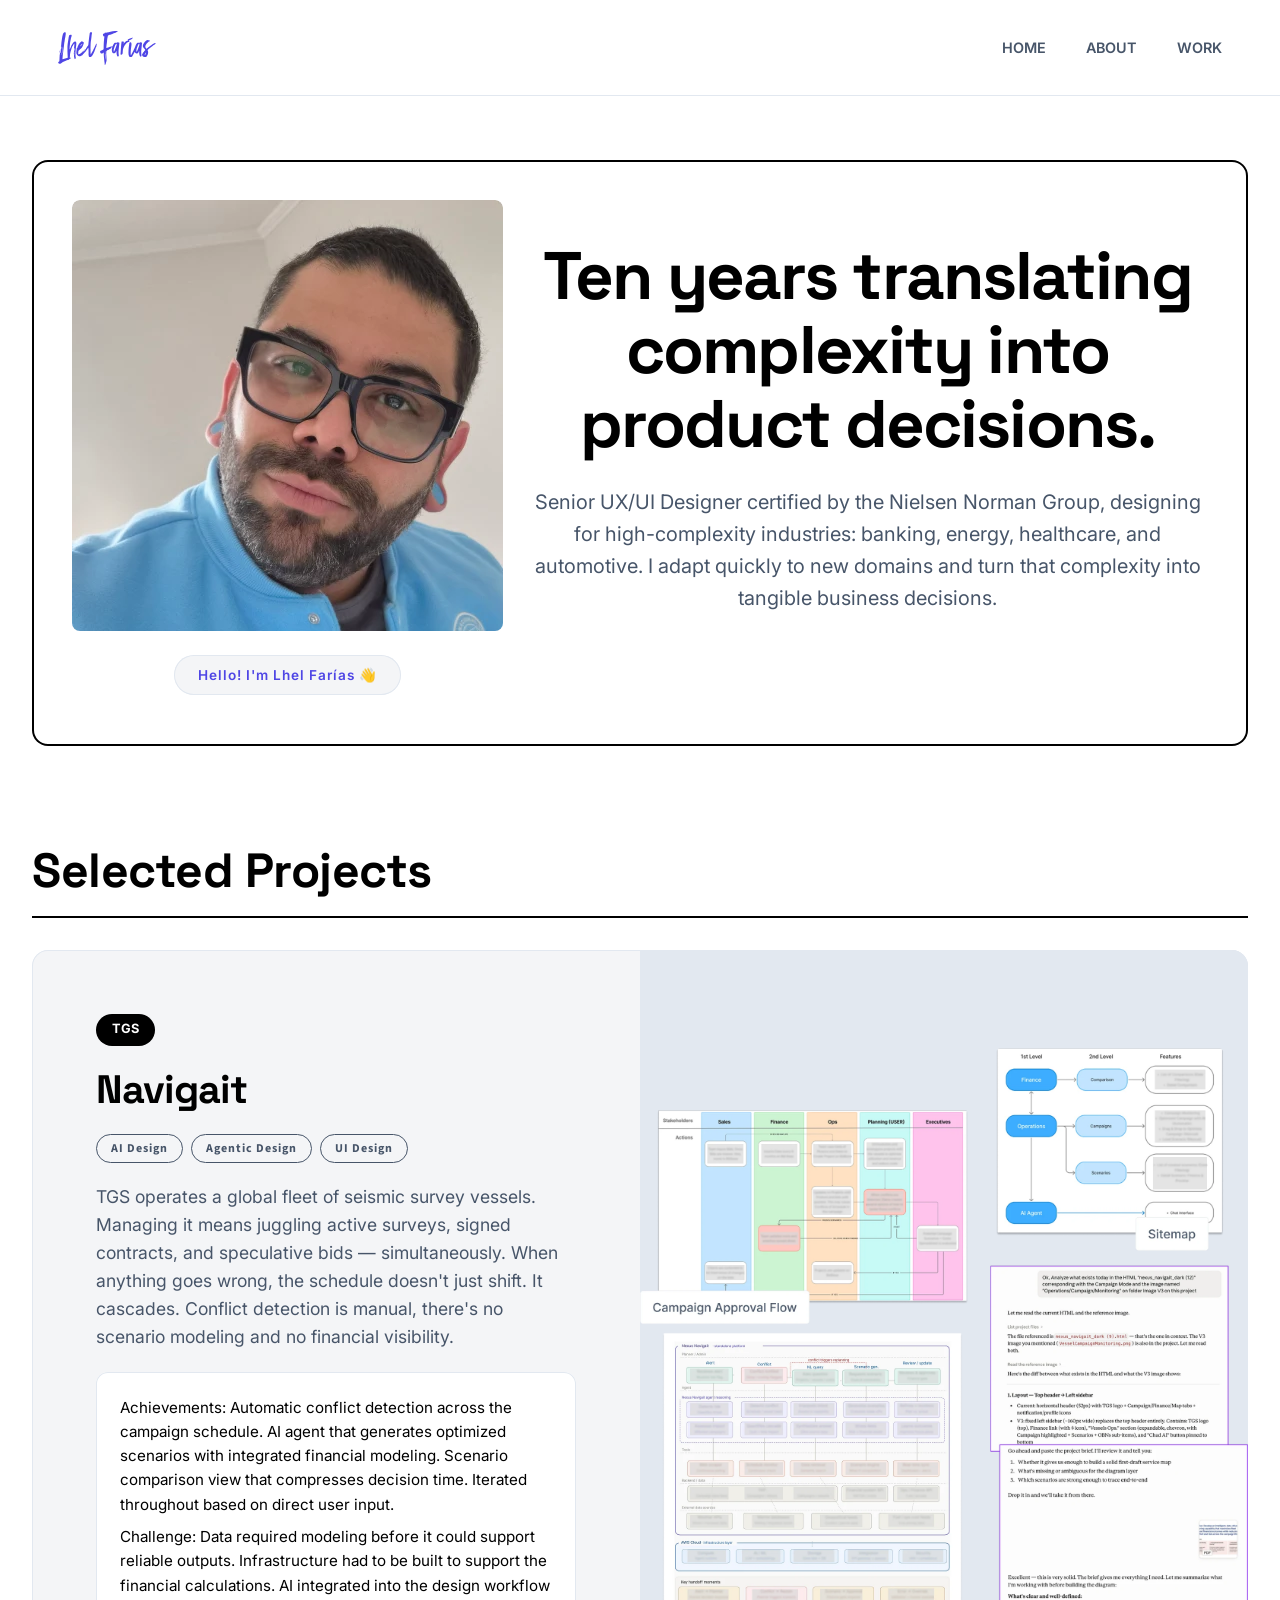
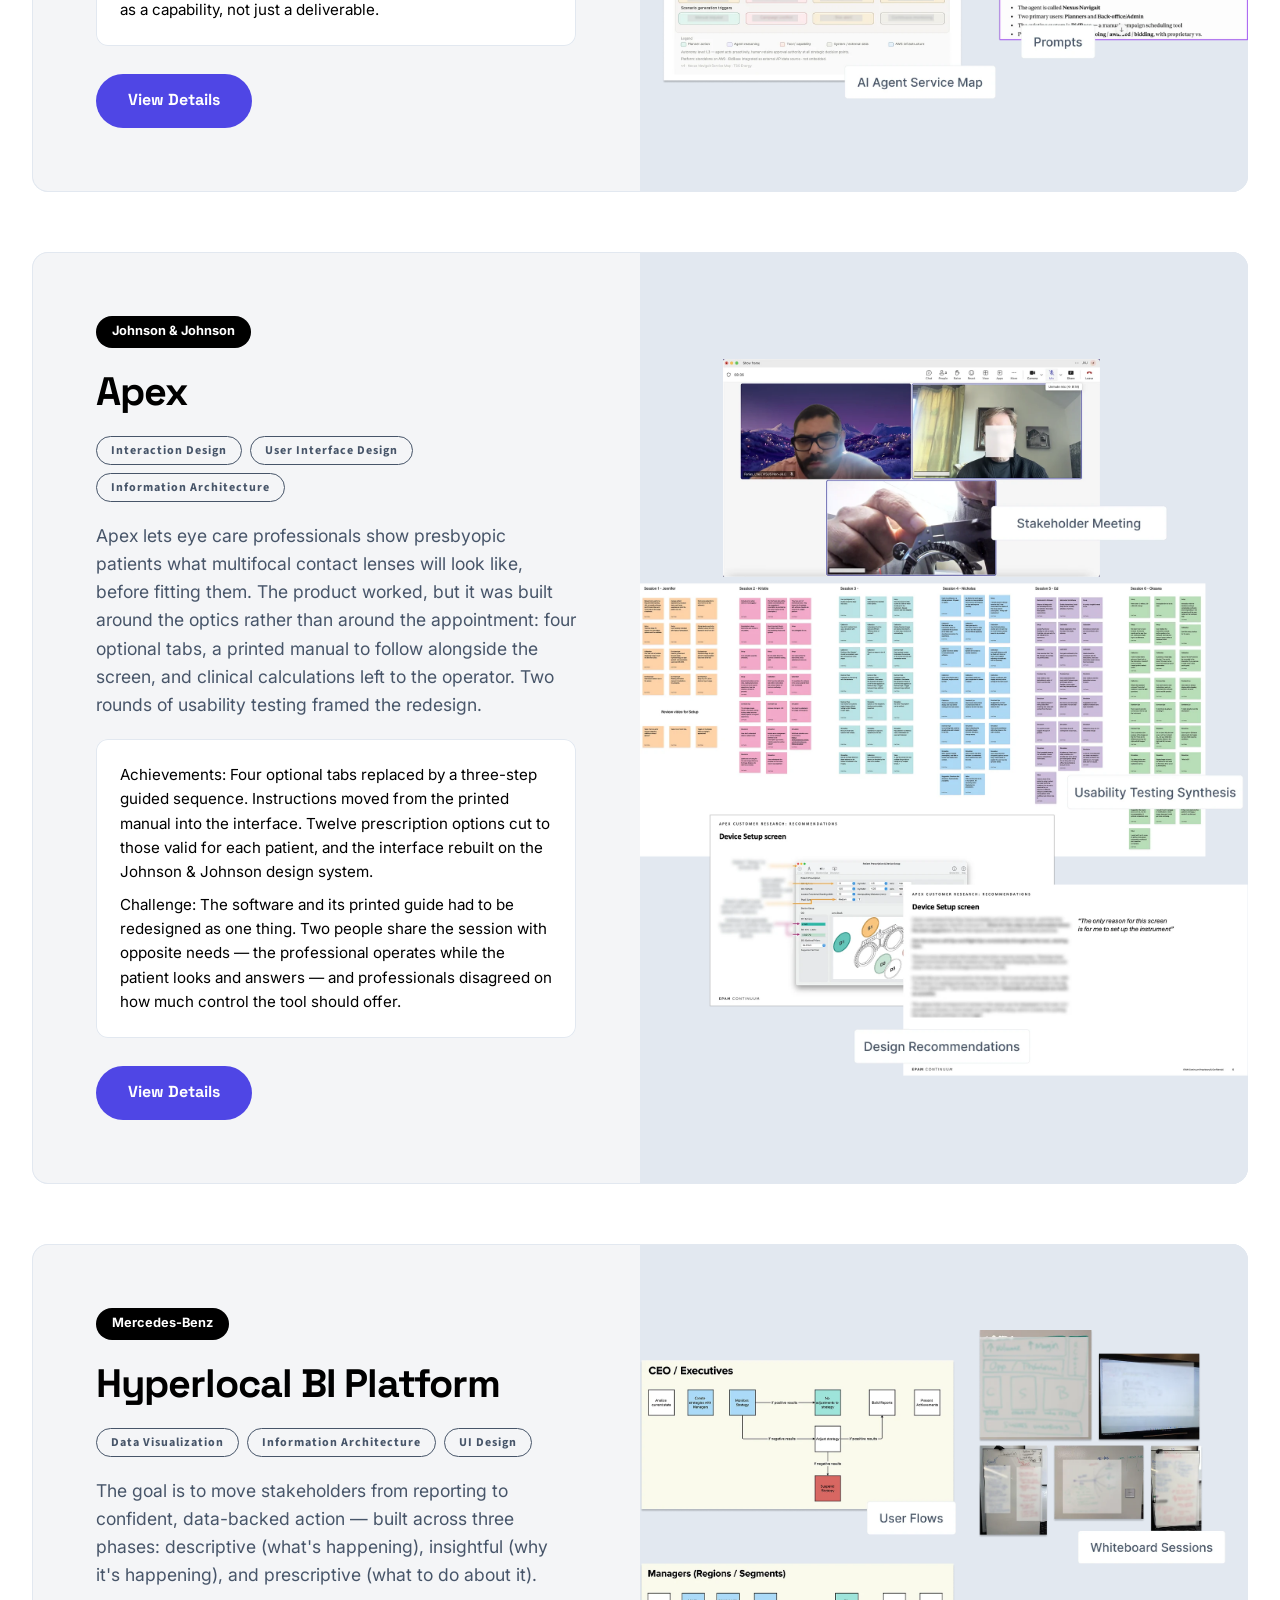
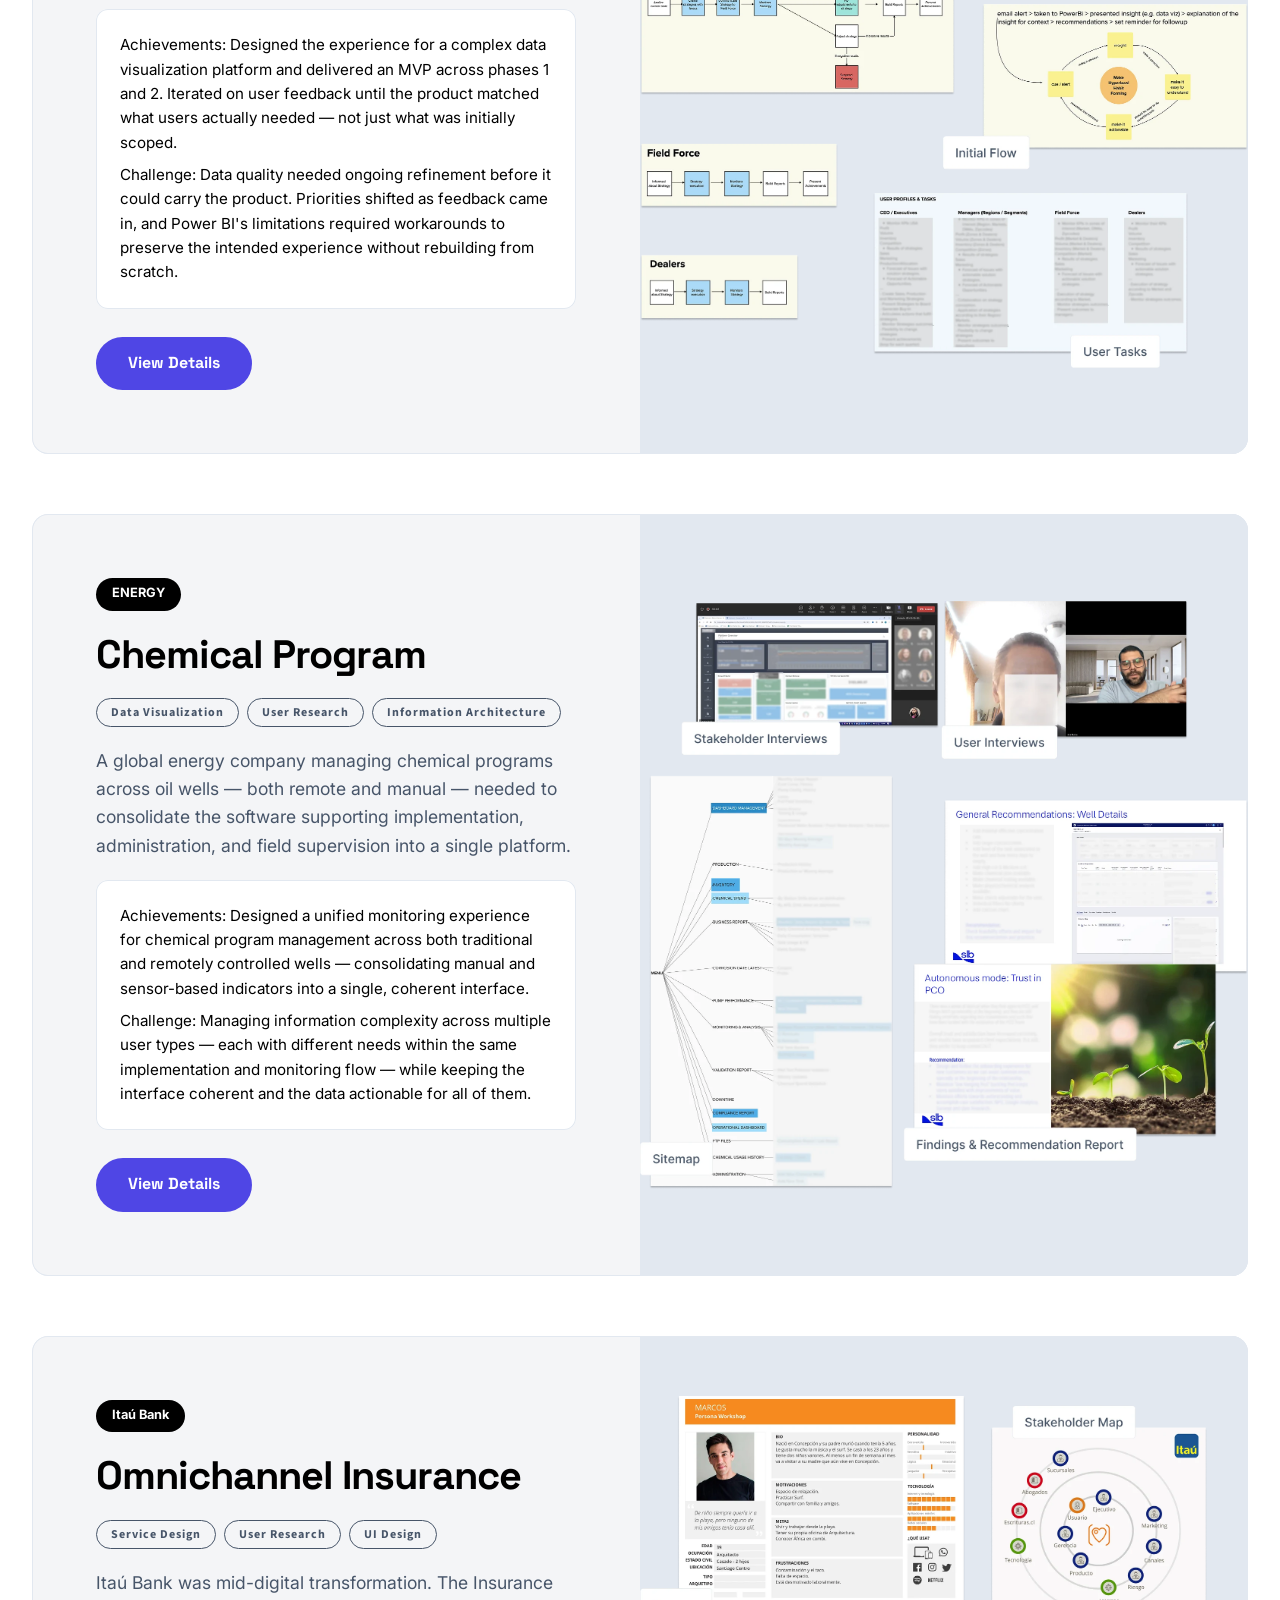
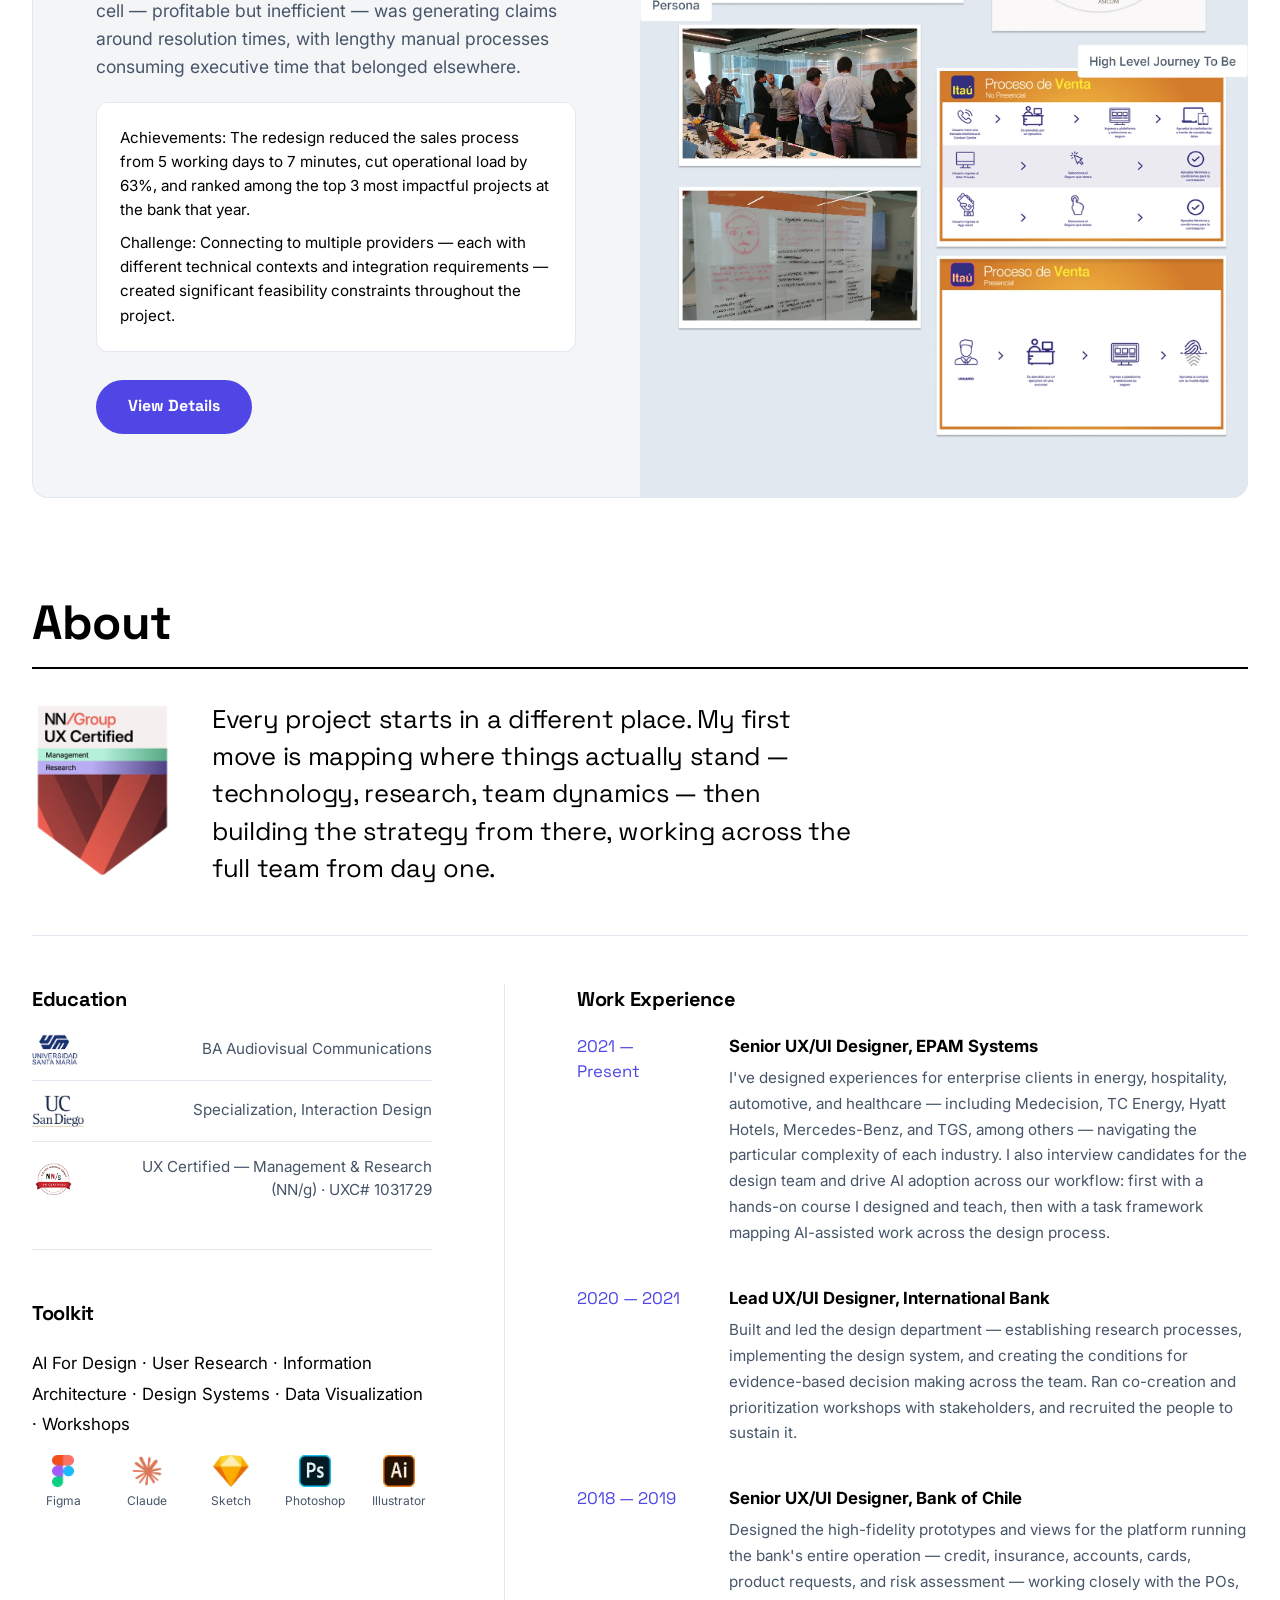
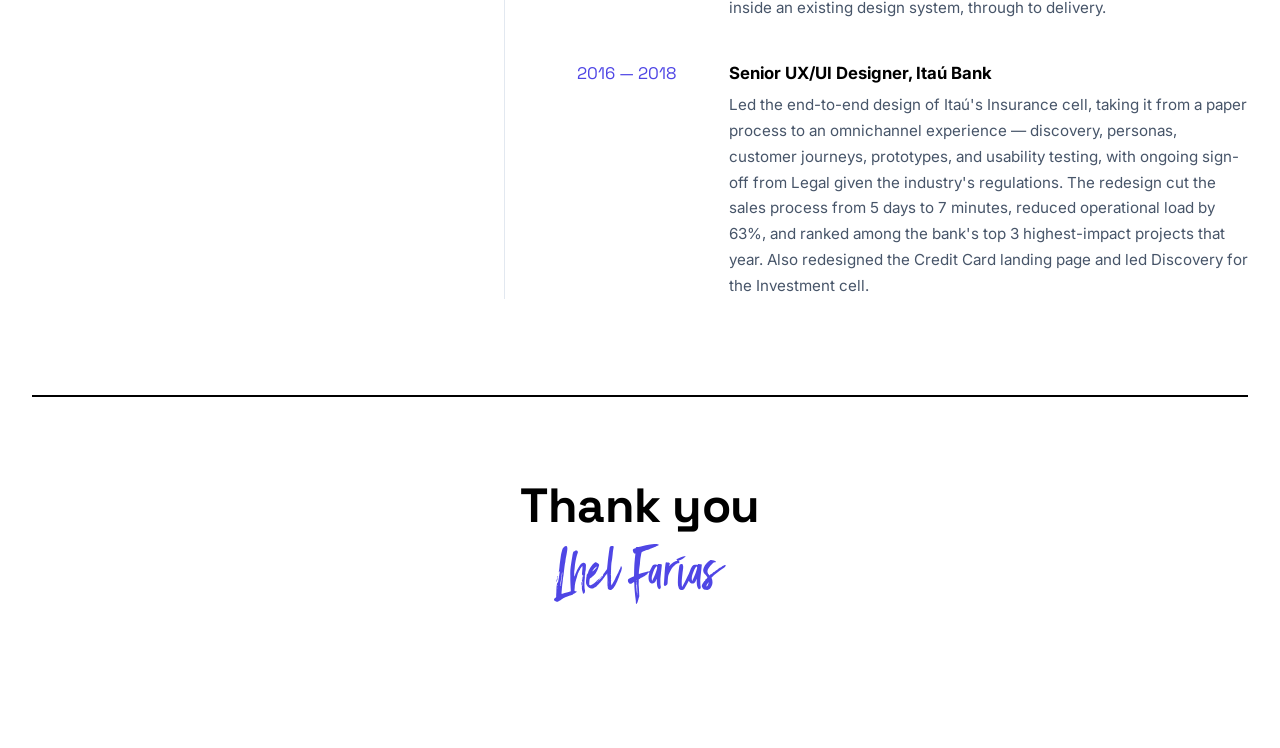
<file: index.html>
<!DOCTYPE html>
<html lang="en">
<head>
  <meta charset="UTF-8">
  <meta name="viewport" content="width=device-width, initial-scale=1">
  <title>Lhel Farías — Senior UX/UI Designer</title>
  <script>document.documentElement.classList.add('js');</script>
  <link rel="preconnect" href="https://fonts.googleapis.com">
  <link rel="preconnect" href="https://fonts.gstatic.com" crossorigin>
  <link rel="stylesheet" href="https://fonts.googleapis.com/css2?family=Inter:wght@400;500;600;700&family=Source+Sans+3:wght@700&family=Space+Grotesk:wght@400;700&display=swap">
  <link rel="stylesheet" href="styles.css">
  <script src="main.js" defer></script>
</head>
<body>

<a class="skip-link" href="#main">Skip to content</a>

<header class="site-header">
  <nav class="site-nav" aria-label="Main">
    <a class="nav-logo" href="index.html" data-scroll-top>
      <img src="assets/logo/logo.svg" alt="Lhel Farías" width="98" height="34">
    </a>
    <button class="nav-toggle" type="button" aria-expanded="false" aria-controls="nav-menu" aria-label="Menu">
      <span class="nav-toggle-icon" aria-hidden="true"></span>
    </button>
    <ul class="nav-menu" id="nav-menu">
      <li><a href="index.html" data-scroll-top>HOME</a></li>
      <li><a href="#about">ABOUT</a></li>
      <li class="nav-item-work">
        <a href="#work">WORK</a>
        <div class="nav-dropdown">
          <a href="navigait.html">Navigait</a>
          <a href="apex.html">Apex</a>
          <a href="hyperlocal-bi.html">Hyperlocal BI Platform</a>
          <a href="chemical-program.html">Chemical Program</a>
          <a href="omnichannel-insurance.html">Omnichannel Insurance</a>
        </div>
      </li>
    </ul>
  </nav>
</header>

<main id="main" class="page">

  <!-- HERO -->
  <section id="hero" class="hero-bento">
    <div class="hero-photo-col">
      <div class="hero-photo">
        <img width="431" height="439" src="assets/photos/selfie.webp" alt="Lhel Farías">
      </div>
      <p class="welcome-badge">Hello! I'm Lhel Farías 👋</p>
    </div>
    <div class="hero-content">
      <h1>Ten years translating complexity into product decisions.</h1>
      <p>Senior UX/UI Designer certified by the Nielsen Norman Group, designing for high-complexity industries: banking, energy, healthcare, and automotive. I adapt quickly to new domains and turn that complexity into tangible business decisions.</p>
    </div>
  </section>

  <!-- WORK -->
  <section id="work">
    <h2 class="section-title">Selected Projects</h2>
    <div class="projects-stack">

      <article class="project-card" data-gallery>
        <div class="proj-content">
          <span class="client-badge">TGS</span>
          <h3 class="proj-title">Navigait</h3>
          <ul class="skills-row">
            <li class="skill-pill">AI Design</li>
            <li class="skill-pill">Agentic Design</li>
            <li class="skill-pill">UI Design</li>
          </ul>
          <p class="proj-desc">TGS operates a global fleet of seismic survey vessels. Managing it means juggling active surveys, signed contracts, and speculative bids — simultaneously. When anything goes wrong, the schedule doesn't just shift. It cascades. Conflict detection is manual, there's no scenario modeling and no financial visibility.</p>
          <div class="proj-metrics">
            <p class="metric-text">Achievements: Automatic conflict detection across the campaign schedule. AI agent that generates optimized scenarios with integrated financial modeling. Scenario comparison view that compresses decision time. Iterated throughout based on direct user input.</p>
            <p class="metric-text">Challenge: Data required modeling before it could support reliable outputs. Infrastructure had to be built to support the financial calculations. AI integrated into the design workflow as a capability, not just a deliverable.</p>
          </div>
          <a class="btn-primary" href="navigait.html">View Details<span class="visually-hidden">: Navigait</span></a>
        </div>
        <div class="project-visual">
          <a class="mockup-link" href="assets/covers/cover-navigait.webp"><img width="1600" height="1726" src="assets/covers/cover-navigait.webp" alt="Navigait project visual" loading="lazy" decoding="async"></a>
        </div>
      </article>

      <article class="project-card">
        <div class="proj-content">
          <span class="client-badge">Johnson &amp; Johnson</span>
          <h3 class="proj-title">Apex</h3>
          <ul class="skills-row">
            <li class="skill-pill">Interaction Design</li>
            <li class="skill-pill">User Interface Design</li>
            <li class="skill-pill">Information Architecture</li>
          </ul>
          <p class="proj-desc">Apex lets eye care professionals show presbyopic patients what multifocal contact lenses will look like, before fitting them. The product worked, but it was built around the optics rather than around the appointment: four optional tabs, a printed manual to follow alongside the screen, and clinical calculations left to the operator. Two rounds of usability testing framed the redesign.</p>
          <div class="proj-metrics">
            <p class="metric-text">Achievements: Four optional tabs replaced by a three-step guided sequence. Instructions moved from the printed manual into the interface. Twelve prescription options cut to those valid for each patient, and the interface rebuilt on the Johnson &amp; Johnson design system.</p>
            <p class="metric-text">Challenge: The software and its printed guide had to be redesigned as one thing. Two people share the session with opposite needs — the professional operates while the patient looks and answers — and professionals disagreed on how much control the tool should offer.</p>
          </div>
          <a class="btn-primary" href="apex.html">View Details<span class="visually-hidden">: Apex</span></a>
        </div>
        <div class="project-visual">
          <img width="1554" height="1832" src="assets/covers/cover-apex.webp" alt="Apex project visual" loading="lazy" decoding="async">
        </div>
      </article>

      <article class="project-card" data-gallery>
        <div class="proj-content">
          <span class="client-badge">Mercedes-Benz</span>
          <h3 class="proj-title">Hyperlocal BI Platform</h3>
          <ul class="skills-row">
            <li class="skill-pill">Data Visualization</li>
            <li class="skill-pill">Information Architecture</li>
            <li class="skill-pill">UI Design</li>
          </ul>
          <p class="proj-desc">The goal is to move stakeholders from reporting to confident, data-backed action — built across three phases: descriptive (what's happening), insightful (why it's happening), and prescriptive (what to do about it).</p>
          <div class="proj-metrics">
            <p class="metric-text">Achievements: Designed the experience for a complex data visualization platform and delivered an MVP across phases 1 and 2. Iterated on user feedback until the product matched what users actually needed — not just what was initially scoped.</p>
            <p class="metric-text">Challenge: Data quality needed ongoing refinement before it could carry the product. Priorities shifted as feedback came in, and Power BI's limitations required workarounds to preserve the intended experience without rebuilding from scratch.</p>
          </div>
          <a class="btn-primary" href="hyperlocal-bi.html">View Details<span class="visually-hidden">: Hyperlocal BI Platform</span></a>
        </div>
        <div class="project-visual">
          <a class="mockup-link" href="assets/covers/cover-hyperlocal-bi.webp"><img width="1608" height="1689" src="assets/covers/cover-hyperlocal-bi.webp" alt="Hyperlocal BI Platform visual" loading="lazy" decoding="async"></a>
        </div>
      </article>

      <article class="project-card" data-gallery>
        <div class="proj-content">
          <span class="client-badge">ENERGY</span>
          <h3 class="proj-title">Chemical Program</h3>
          <ul class="skills-row">
            <li class="skill-pill">Data Visualization</li>
            <li class="skill-pill">User Research</li>
            <li class="skill-pill">Information Architecture</li>
          </ul>
          <p class="proj-desc">A global energy company managing chemical programs across oil wells — both remote and manual — needed to consolidate the software supporting implementation, administration, and field supervision into a single platform.</p>
          <div class="proj-metrics">
            <p class="metric-text">Achievements: Designed a unified monitoring experience for chemical program management across both traditional and remotely controlled wells — consolidating manual and sensor-based indicators into a single, coherent interface.</p>
            <p class="metric-text">Challenge: Managing information complexity across multiple user types — each with different needs within the same implementation and monitoring flow — while keeping the interface coherent and the data actionable for all of them.</p>
          </div>
          <a class="btn-primary" href="chemical-program.html">View Details<span class="visually-hidden">: Chemical Program</span></a>
        </div>
        <div class="project-visual">
          <a class="mockup-link" href="assets/covers/cover-chemical-program.webp"><img width="1604" height="1549" src="assets/covers/cover-chemical-program.webp" alt="Chemical Program visual" loading="lazy" decoding="async"></a>
        </div>
      </article>

      <article class="project-card" data-gallery>
        <div class="proj-content">
          <span class="client-badge">Itaú Bank</span>
          <h3 class="proj-title">Omnichannel Insurance</h3>
          <ul class="skills-row">
            <li class="skill-pill">Service Design</li>
            <li class="skill-pill">User Research</li>
            <li class="skill-pill">UI Design</li>
          </ul>
          <p class="proj-desc">Itaú Bank was mid-digital transformation. The Insurance cell — profitable but inefficient — was generating claims around resolution times, with lengthy manual processes consuming executive time that belonged elsewhere.</p>
          <div class="proj-metrics">
            <p class="metric-text">Achievements: The redesign reduced the sales process from 5 working days to 7 minutes, cut operational load by 63%, and ranked among the top 3 most impactful projects at the bank that year.</p>
            <p class="metric-text">Challenge: Connecting to multiple providers — each with different technical contexts and integration requirements — created significant feasibility constraints throughout the project.</p>
          </div>
          <a class="btn-primary" href="omnichannel-insurance.html">View Details<span class="visually-hidden">: Omnichannel Insurance</span></a>
        </div>
        <div class="project-visual">
          <a class="mockup-link" href="assets/covers/cover-omnichannel-insurance.webp"><img width="1600" height="1689" src="assets/covers/cover-omnichannel-insurance.webp" alt="Omnichannel Insurance project visual" loading="lazy" decoding="async"></a>
        </div>
      </article>

    </div>
  </section>

  <!-- ABOUT -->
  <section id="about">
    <h2 class="section-title">About</h2>
    <div class="about-body">
      <div class="about-intro-row">
        <img width="600" height="768" class="about-badge" src="assets/logo/CertUX.webp" alt="Nielsen Norman Group UX Certified — Management &amp; Research, UXC# 1031729" loading="lazy">
        <p class="about-intro">Every project starts in a different place. My first move is mapping where things actually stand — technology, research, team dynamics — then building the strategy from there, working across the full team from day one.</p>
      </div>

      <hr class="about-divider">

      <div class="about-grid">
        <div class="about-col-left">
          <div class="about-block">
            <h3 class="about-label">Education</h3>
            <ul class="about-edu-list">
              <li class="about-edu-row">
                <img width="114" height="79" src="assets/logos/logo-usm.webp" alt="USM" loading="lazy">
                <span>BA Audiovisual Communications</span>
              </li>
              <li class="about-edu-row">
                <img width="132" height="81" src="assets/logos/logo-usc.webp" alt="USC" loading="lazy">
                <span>Specialization, Interaction Design</span>
              </li>
              <li class="about-edu-row">
                <img width="136" height="101" src="assets/logos/logo-nng.webp" alt="Nielsen Norman Group" loading="lazy">
                <span>UX Certified — Management &amp; Research (NN/g) · UXC# 1031729</span>
              </li>
            </ul>
          </div>

          <hr class="about-divider">

          <div class="about-block">
            <h3 class="about-label">Toolkit</h3>
            <p class="about-toolkit">AI For Design · User Research · Information Architecture · Design Systems · Data Visualization · Workshops</p>
            <div class="about-tools">
              <div class="tool"><img width="25" height="38" src="assets/tools/logo-figma.webp" alt="" loading="lazy"><span>Figma</span></div>
              <div class="tool"><img width="36" height="36" src="assets/tools/logo-claude.webp" alt="" loading="lazy"><span>Claude</span></div>
              <div class="tool"><img width="40" height="36" src="assets/tools/logo-sketch.webp" alt="" loading="lazy"><span>Sketch</span></div>
              <div class="tool"><img width="37" height="36" src="assets/tools/logo-photoshop.webp" alt="" loading="lazy"><span>Photoshop</span></div>
              <div class="tool"><img width="37" height="36" src="assets/tools/logo-illustrator.webp" alt="" loading="lazy"><span>Illustrator</span></div>
            </div>
          </div>
        </div>

        <div class="about-col-right">
          <div class="about-block">
            <h3 class="about-label">Work Experience</h3>
            <div class="about-timeline">
              <div class="about-tl-row">
                <span class="about-tl-date">2021 — Present</span>
                <div class="about-tl-content">
                  <span class="about-tl-role">Senior UX/UI Designer, EPAM Systems</span>
                  <p class="about-tl-desc">I've designed experiences for enterprise clients in energy, hospitality, automotive, and healthcare — including Medecision, TC Energy, Hyatt Hotels, Mercedes-Benz, and TGS, among others — navigating the particular complexity of each industry. I also interview candidates for the design team and drive AI adoption across our workflow: first with a hands-on course I designed and teach, then with a task framework mapping AI-assisted work across the design process.</p>
                </div>
              </div>
              <div class="about-tl-row">
                <span class="about-tl-date">2020 — 2021</span>
                <div class="about-tl-content">
                  <span class="about-tl-role">Lead UX/UI Designer, International Bank</span>
                  <p class="about-tl-desc">Built and led the design department — establishing research processes, implementing the design system, and creating the conditions for evidence-based decision making across the team. Ran co-creation and prioritization workshops with stakeholders, and recruited the people to sustain it.</p>
                </div>
              </div>
              <div class="about-tl-row">
                <span class="about-tl-date">2018 — 2019</span>
                <div class="about-tl-content">
                  <span class="about-tl-role">Senior UX/UI Designer, Bank of Chile</span>
                  <p class="about-tl-desc">Designed the high-fidelity prototypes and views for the platform running the bank's entire operation — credit, insurance, accounts, cards, product requests, and risk assessment — working closely with the POs, inside an existing design system, through to delivery.</p>
                </div>
              </div>
              <div class="about-tl-row">
                <span class="about-tl-date">2016 — 2018</span>
                <div class="about-tl-content">
                  <span class="about-tl-role">Senior UX/UI Designer, Itaú Bank</span>
                  <p class="about-tl-desc">Led the end-to-end design of Itaú's Insurance cell, taking it from a paper process to an omnichannel experience — discovery, personas, customer journeys, prototypes, and usability testing, with ongoing sign-off from Legal given the industry's regulations. The redesign cut the sales process from 5 days to 7 minutes, reduced operational load by 63%, and ranked among the bank's top 3 highest-impact projects that year. Also redesigned the Credit Card landing page and led Discovery for the Investment cell.</p>
                </div>
              </div>
            </div>
          </div>
        </div>
      </div>
    </div>
  </section>

</main>

<footer class="site-footer">
  <h2 class="footer-title">Thank you</h2>
  <a href="index.html" data-scroll-top>
    <img src="assets/logo/logo.svg" alt="Lhel Farías" width="172" height="60">
  </a>
</footer>

</body>
</html>
</file>
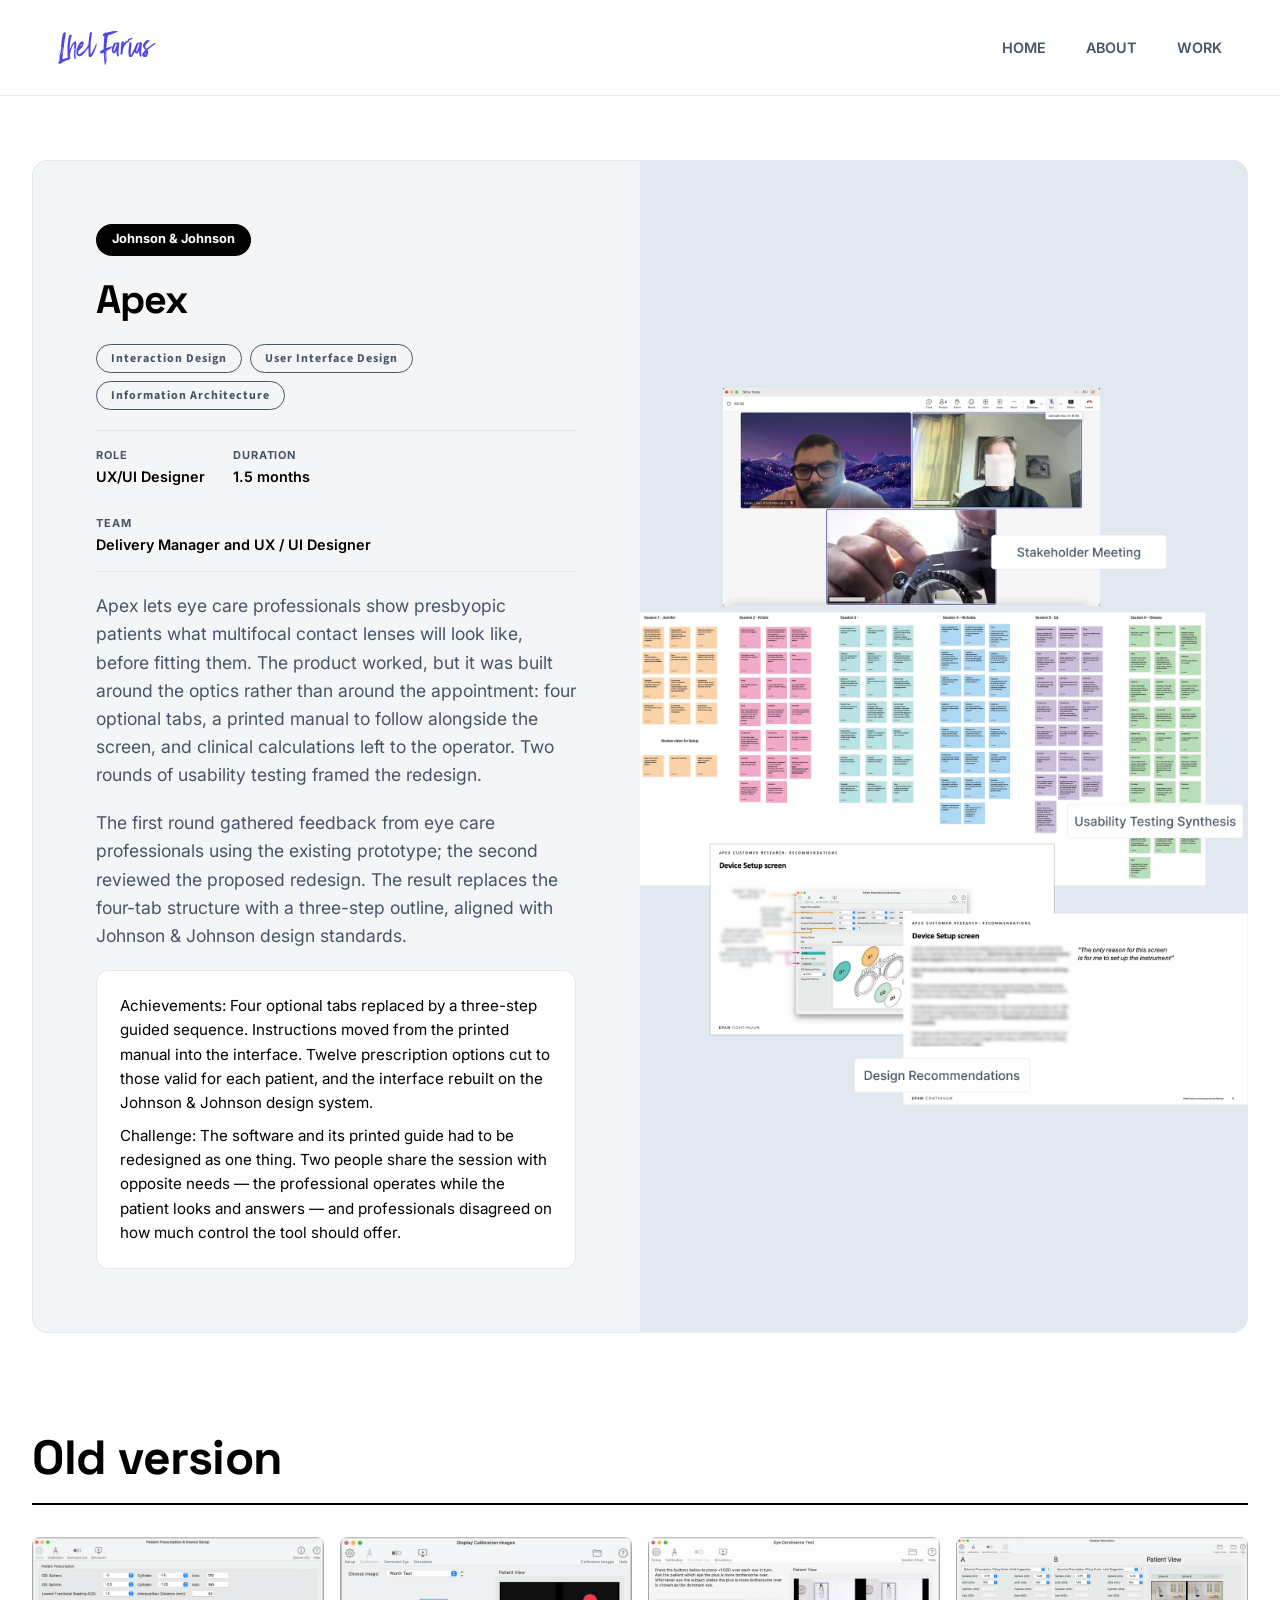
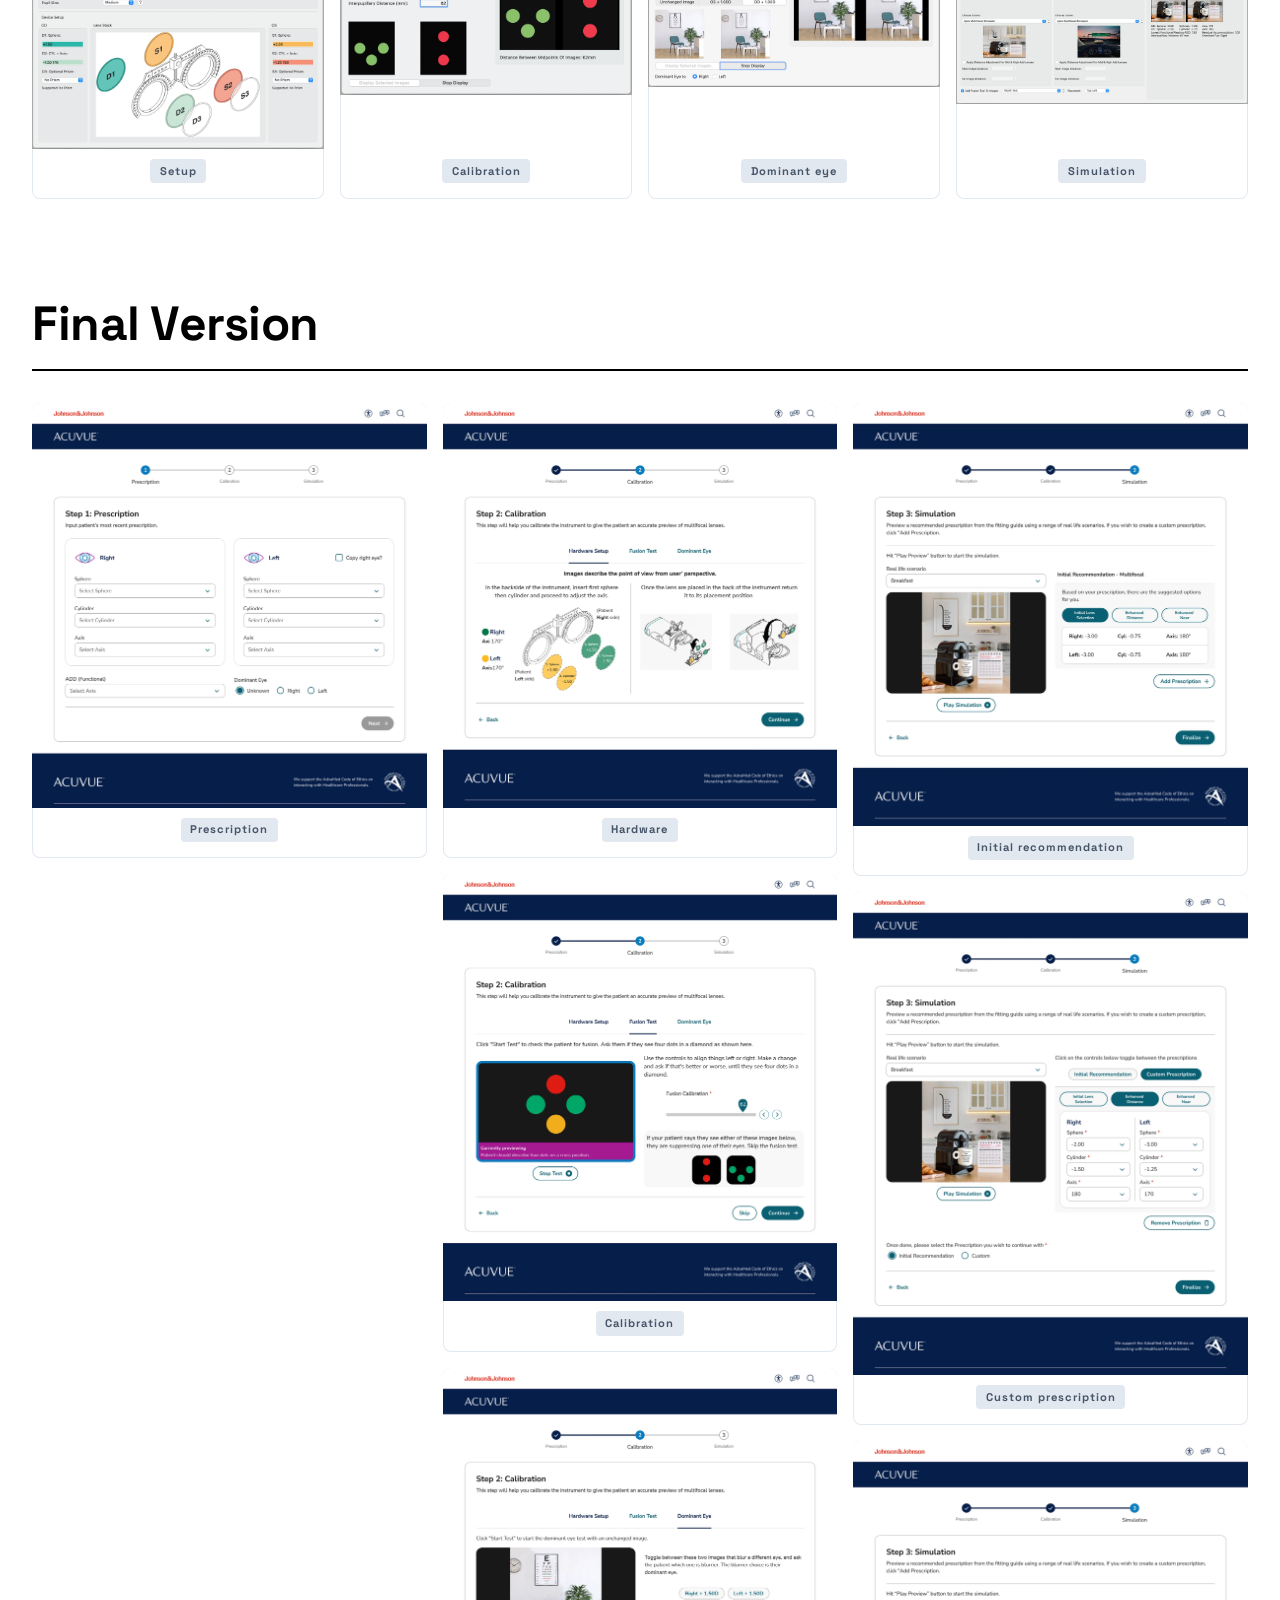
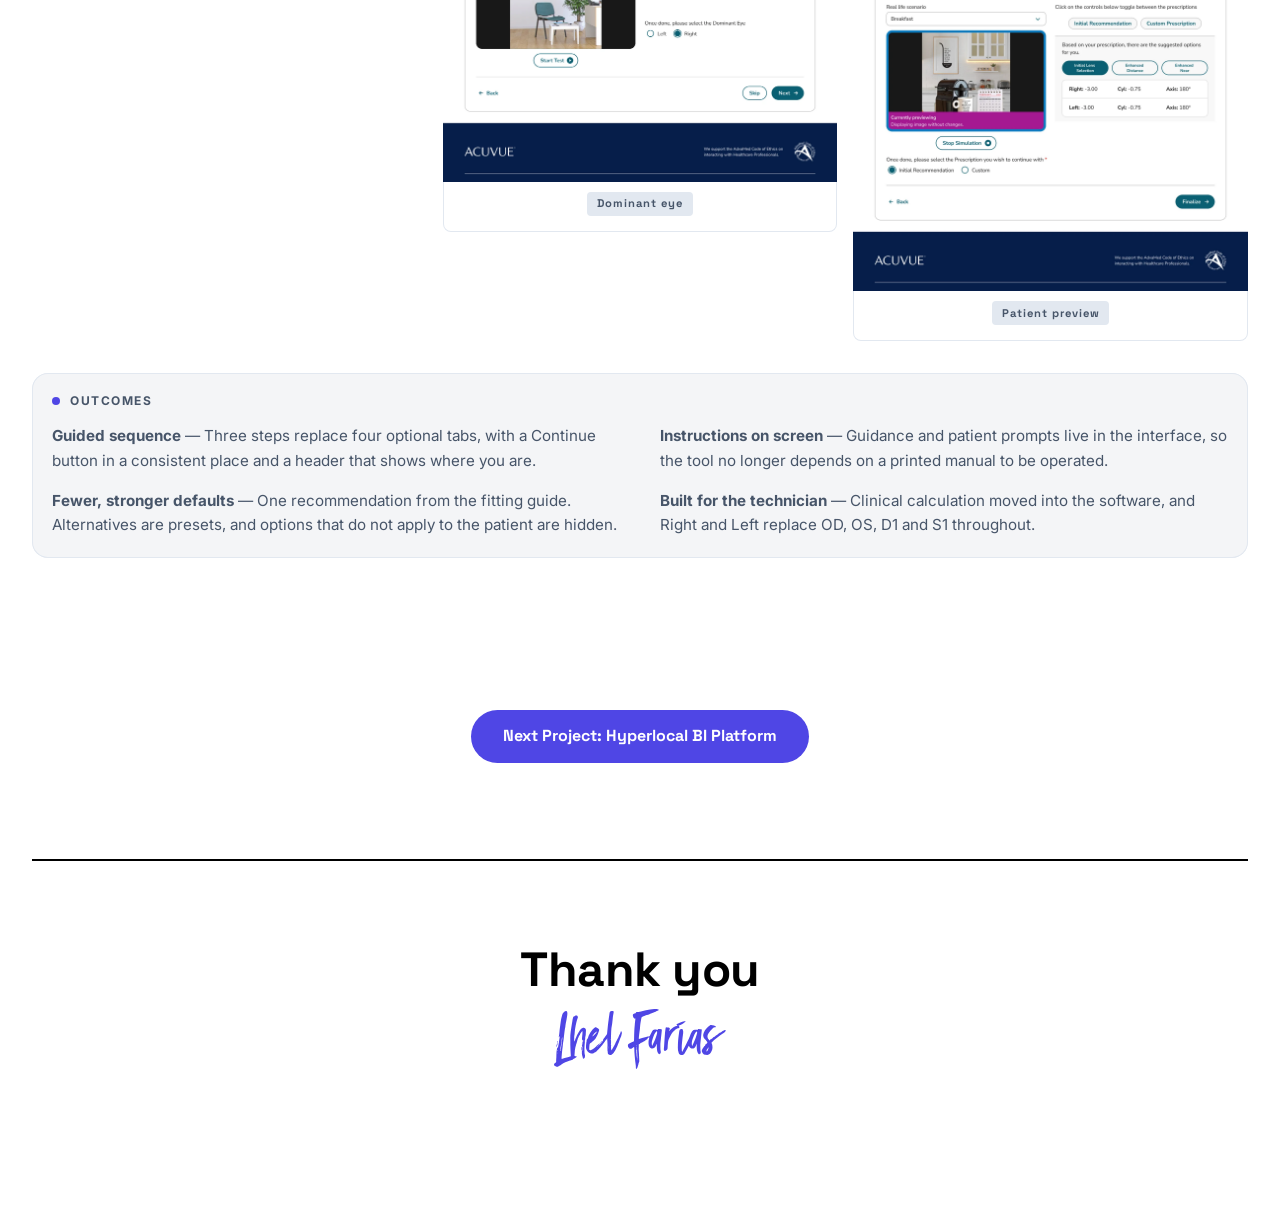
<file: apex.html>
<!DOCTYPE html>
<html lang="en">
<head>
  <meta charset="UTF-8">
  <meta name="viewport" content="width=device-width, initial-scale=1">
  <title>Apex — Lhel Farías</title>
  <script>document.documentElement.classList.add('js');</script>
  <link rel="preconnect" href="https://fonts.googleapis.com">
  <link rel="preconnect" href="https://fonts.gstatic.com" crossorigin>
  <link rel="stylesheet" href="https://fonts.googleapis.com/css2?family=Inter:wght@400;500;600;700&family=Source+Sans+3:wght@700&family=Space+Grotesk:wght@400;700&display=swap">
  <link rel="stylesheet" href="styles.css">
  <script src="main.js" defer></script>
</head>
<body>

<a class="skip-link" href="#main">Skip to content</a>

<header class="site-header">
  <nav class="site-nav" aria-label="Main">
    <a class="nav-logo" href="index.html" data-scroll-top>
      <img src="assets/logo/logo.svg" alt="Lhel Farías" width="98" height="34">
    </a>
    <button class="nav-toggle" type="button" aria-expanded="false" aria-controls="nav-menu" aria-label="Menu">
      <span class="nav-toggle-icon" aria-hidden="true"></span>
    </button>
    <ul class="nav-menu" id="nav-menu">
      <li><a href="index.html" data-scroll-top>HOME</a></li>
      <li><a href="index.html#about">ABOUT</a></li>
      <li class="nav-item-work">
        <a href="index.html#work">WORK</a>
        <div class="nav-dropdown">
          <a href="navigait.html">Navigait</a>
          <a href="apex.html" aria-current="page">Apex</a>
          <a href="hyperlocal-bi.html">Hyperlocal BI Platform</a>
          <a href="chemical-program.html">Chemical Program</a>
          <a href="omnichannel-insurance.html">Omnichannel Insurance</a>
        </div>
      </li>
    </ul>
  </nav>
</header>

<main id="main" class="page">

  <!-- PROJECT INTRO -->
  <article class="project-card" data-gallery>
    <div class="proj-content">
      <span class="client-badge">Johnson &amp; Johnson</span>
      <h1 class="proj-title">Apex</h1>
      <ul class="skills-row">
          <li class="skill-pill">Interaction Design</li>
          <li class="skill-pill">User Interface Design</li>
          <li class="skill-pill">Information Architecture</li>
      </ul>
      <div class="proj-meta">
        <div class="proj-meta-item">
          <span class="proj-meta-label">Role</span>
          <span class="proj-meta-value">UX/UI Designer</span>
        </div>
        <div class="proj-meta-item">
          <span class="proj-meta-label">Duration</span>
          <span class="proj-meta-value">1.5 months</span>
        </div>
        <div class="proj-meta-item">
          <span class="proj-meta-label">Team</span>
          <span class="proj-meta-value">Delivery Manager and UX / UI Designer</span>
        </div>
      </div>
      <p class="proj-desc">Apex lets eye care professionals show presbyopic patients what multifocal contact lenses will look like, before fitting them. The product worked, but it was built around the optics rather than around the appointment: four optional tabs, a printed manual to follow alongside the screen, and clinical calculations left to the operator. Two rounds of usability testing framed the redesign.</p>
      <p class="proj-process">The first round gathered feedback from eye care professionals using the existing prototype; the second reviewed the proposed redesign. The result replaces the four-tab structure with a three-step outline, aligned with Johnson &amp; Johnson design standards.</p>
      <div class="proj-metrics">
        <p class="metric-text">Achievements: Four optional tabs replaced by a three-step guided sequence. Instructions moved from the printed manual into the interface. Twelve prescription options cut to those valid for each patient, and the interface rebuilt on the Johnson &amp; Johnson design system.</p>
        <p class="metric-text">Challenge: The software and its printed guide had to be redesigned as one thing. Two people share the session with opposite needs — the professional operates while the patient looks and answers — and professionals disagreed on how much control the tool should offer.</p>
      </div>
    </div>
    <div class="project-visual">
      <a class="mockup-link" href="assets/covers/cover-apex.webp"><img width="1554" height="1832" src="assets/covers/cover-apex.webp" alt="Apex project visual"></a>
    </div>
  </article>

  <!-- OLD VERSION -->
  <section class="phase-section" data-gallery>
    <h2 class="section-title">Old version</h2>
    <div class="mockups-row">
      <div class="mockup-frame">
        <a class="mockup-link" href="assets/apex/JJ-OV-Setup.webp"><img width="1600" height="1162" class="mockup-img" src="assets/apex/JJ-OV-Setup.webp" alt="Old version: patient prescription and device setup" loading="lazy" decoding="async"></a>
        <div class="mockup-tag-wrap"><span class="mockup-tag">Setup</span></div>
      </div>
      <div class="mockup-frame">
        <a class="mockup-link" href="assets/apex/JJ-OV-Calibration.webp"><img width="1600" height="867" class="mockup-img" src="assets/apex/JJ-OV-Calibration.webp" alt="Old version: display calibration images" loading="lazy" decoding="async"></a>
        <div class="mockup-tag-wrap"><span class="mockup-tag">Calibration</span></div>
      </div>
      <div class="mockup-frame">
        <a class="mockup-link" href="assets/apex/JJ-OV-DEye.webp"><img width="1600" height="824" class="mockup-img" src="assets/apex/JJ-OV-DEye.webp" alt="Old version: eye dominance test" loading="lazy" decoding="async"></a>
        <div class="mockup-tag-wrap"><span class="mockup-tag">Dominant eye</span></div>
      </div>
      <div class="mockup-frame">
        <a class="mockup-link" href="assets/apex/JJ-OV-Simulation.webp"><img width="1600" height="918" class="mockup-img" src="assets/apex/JJ-OV-Simulation.webp" alt="Old version: display simulation" loading="lazy" decoding="async"></a>
        <div class="mockup-tag-wrap"><span class="mockup-tag">Simulation</span></div>
      </div>
    </div>
  </section>

  <!-- FINAL VERSION -->
  <section class="phase-section" data-gallery>
    <h2 class="section-title">Final Version</h2>

    <!-- one column per step: 1 prescription, 2 calibration, 3 simulation -->
    <div class="step-cols">
      <div class="step-col">
        <div class="mockup-frame">
          <a class="mockup-link" href="assets/apex/JJ-NV-Prescription.webp"><img width="1600" height="1642" class="mockup-img" src="assets/apex/JJ-NV-Prescription.webp" alt="Redesign: prescription step" loading="lazy" decoding="async"></a>
          <div class="mockup-tag-wrap"><span class="mockup-tag">Prescription</span></div>
        </div>
      </div>

      <div class="step-col">
        <div class="mockup-frame">
          <a class="mockup-link" href="assets/apex/JJ-NV-Hardware.webp"><img width="1600" height="1642" class="mockup-img" src="assets/apex/JJ-NV-Hardware.webp" alt="Redesign: hardware setup" loading="lazy" decoding="async"></a>
          <div class="mockup-tag-wrap"><span class="mockup-tag">Hardware</span></div>
        </div>
        <div class="mockup-frame">
          <a class="mockup-link" href="assets/apex/JJ-NV-Calibration.webp"><img width="1600" height="1734" class="mockup-img" src="assets/apex/JJ-NV-Calibration.webp" alt="Redesign: fusion test" loading="lazy" decoding="async"></a>
          <div class="mockup-tag-wrap"><span class="mockup-tag">Calibration</span></div>
        </div>
        <div class="mockup-frame">
          <a class="mockup-link" href="assets/apex/JJ-NV-DEye.webp"><img width="1600" height="1678" class="mockup-img" src="assets/apex/JJ-NV-DEye.webp" alt="Redesign: dominant eye test" loading="lazy" decoding="async"></a>
          <div class="mockup-tag-wrap"><span class="mockup-tag">Dominant eye</span></div>
        </div>
      </div>

      <div class="step-col">
        <div class="mockup-frame">
          <a class="mockup-link" href="assets/apex/JJ-NV-Reco.webp"><img width="1600" height="1715" class="mockup-img" src="assets/apex/JJ-NV-Reco.webp" alt="Redesign: initial recommendation" loading="lazy" decoding="async"></a>
          <div class="mockup-tag-wrap"><span class="mockup-tag">Initial recommendation</span></div>
        </div>
        <div class="mockup-frame">
          <a class="mockup-link" href="assets/apex/JJ-NV-CPrescription.webp"><img width="1600" height="1960" class="mockup-img" src="assets/apex/JJ-NV-CPrescription.webp" alt="Redesign: custom prescription" loading="lazy" decoding="async"></a>
          <div class="mockup-tag-wrap"><span class="mockup-tag">Custom prescription</span></div>
        </div>
        <div class="mockup-frame">
          <a class="mockup-link" href="assets/apex/JJ-NV-Preview.webp"><img width="1600" height="1824" class="mockup-img" src="assets/apex/JJ-NV-Preview.webp" alt="Redesign: patient preview" loading="lazy" decoding="async"></a>
          <div class="mockup-tag-wrap"><span class="mockup-tag">Patient preview</span></div>
        </div>
      </div>
    </div>

    <div class="info-card">
      <h3 class="card-label">Outcomes</h3>
      <div class="info-columns">
        <div class="info-col">
          <p class="info-text"><strong>Guided sequence</strong> — Three steps replace four optional tabs, with a Continue button in a consistent place and a header that shows where you are.</p>
          <p class="info-text"><strong>Fewer, stronger defaults</strong> — One recommendation from the fitting guide. Alternatives are presets, and options that do not apply to the patient are hidden.</p>
        </div>
        <div class="info-col">
          <p class="info-text"><strong>Instructions on screen</strong> — Guidance and patient prompts live in the interface, so the tool no longer depends on a printed manual to be operated.</p>
          <p class="info-text"><strong>Built for the technician</strong> — Clinical calculation moved into the software, and Right and Left replace OD, OS, D1 and S1 throughout.</p>
        </div>
      </div>
    </div>
  </section>

  <div class="case-cta">
    <a class="btn-primary" href="hyperlocal-bi.html">Next Project: Hyperlocal BI Platform<span class="visually-hidden"> (view case study)</span></a>
  </div>

</main>

<footer class="site-footer">
  <h2 class="footer-title">Thank you</h2>
  <a href="index.html" data-scroll-top>
    <img src="assets/logo/logo.svg" alt="Lhel Farías" width="172" height="60">
  </a>
</footer>

</body>
</html>
</file>
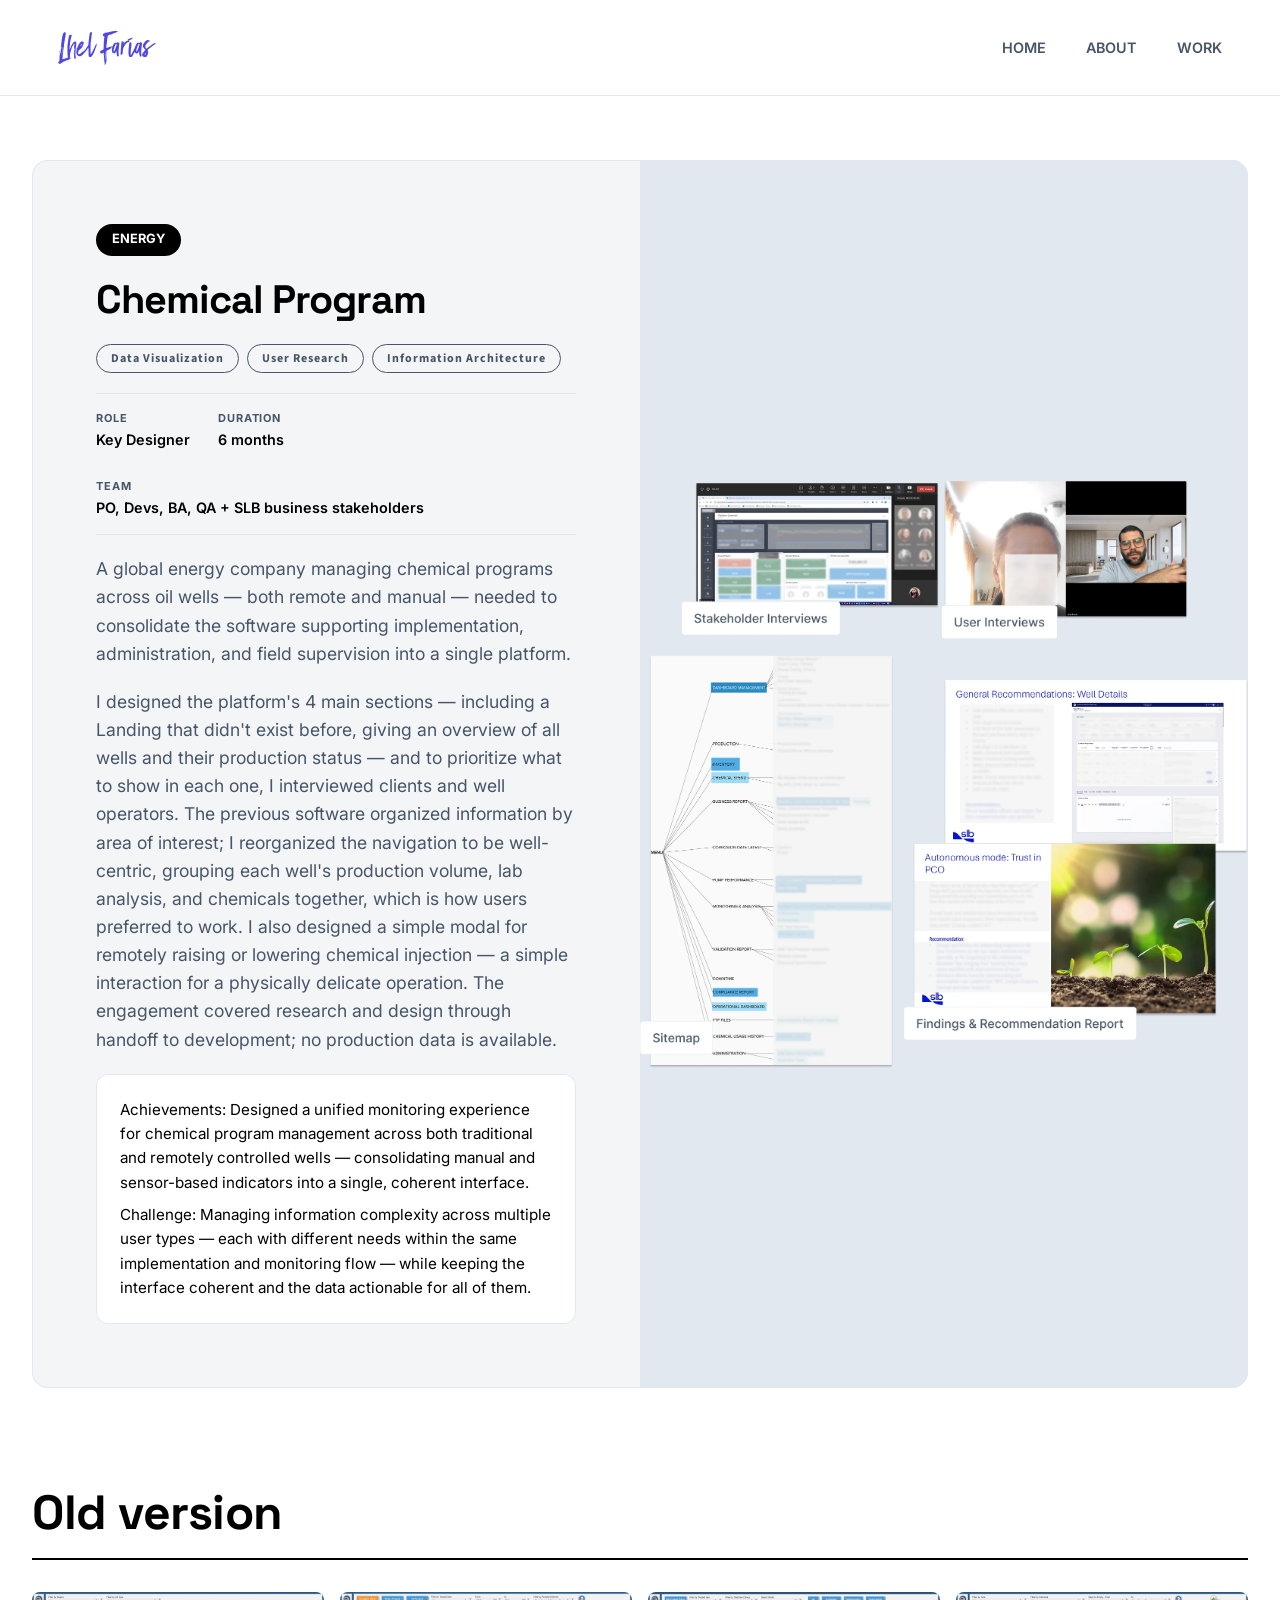
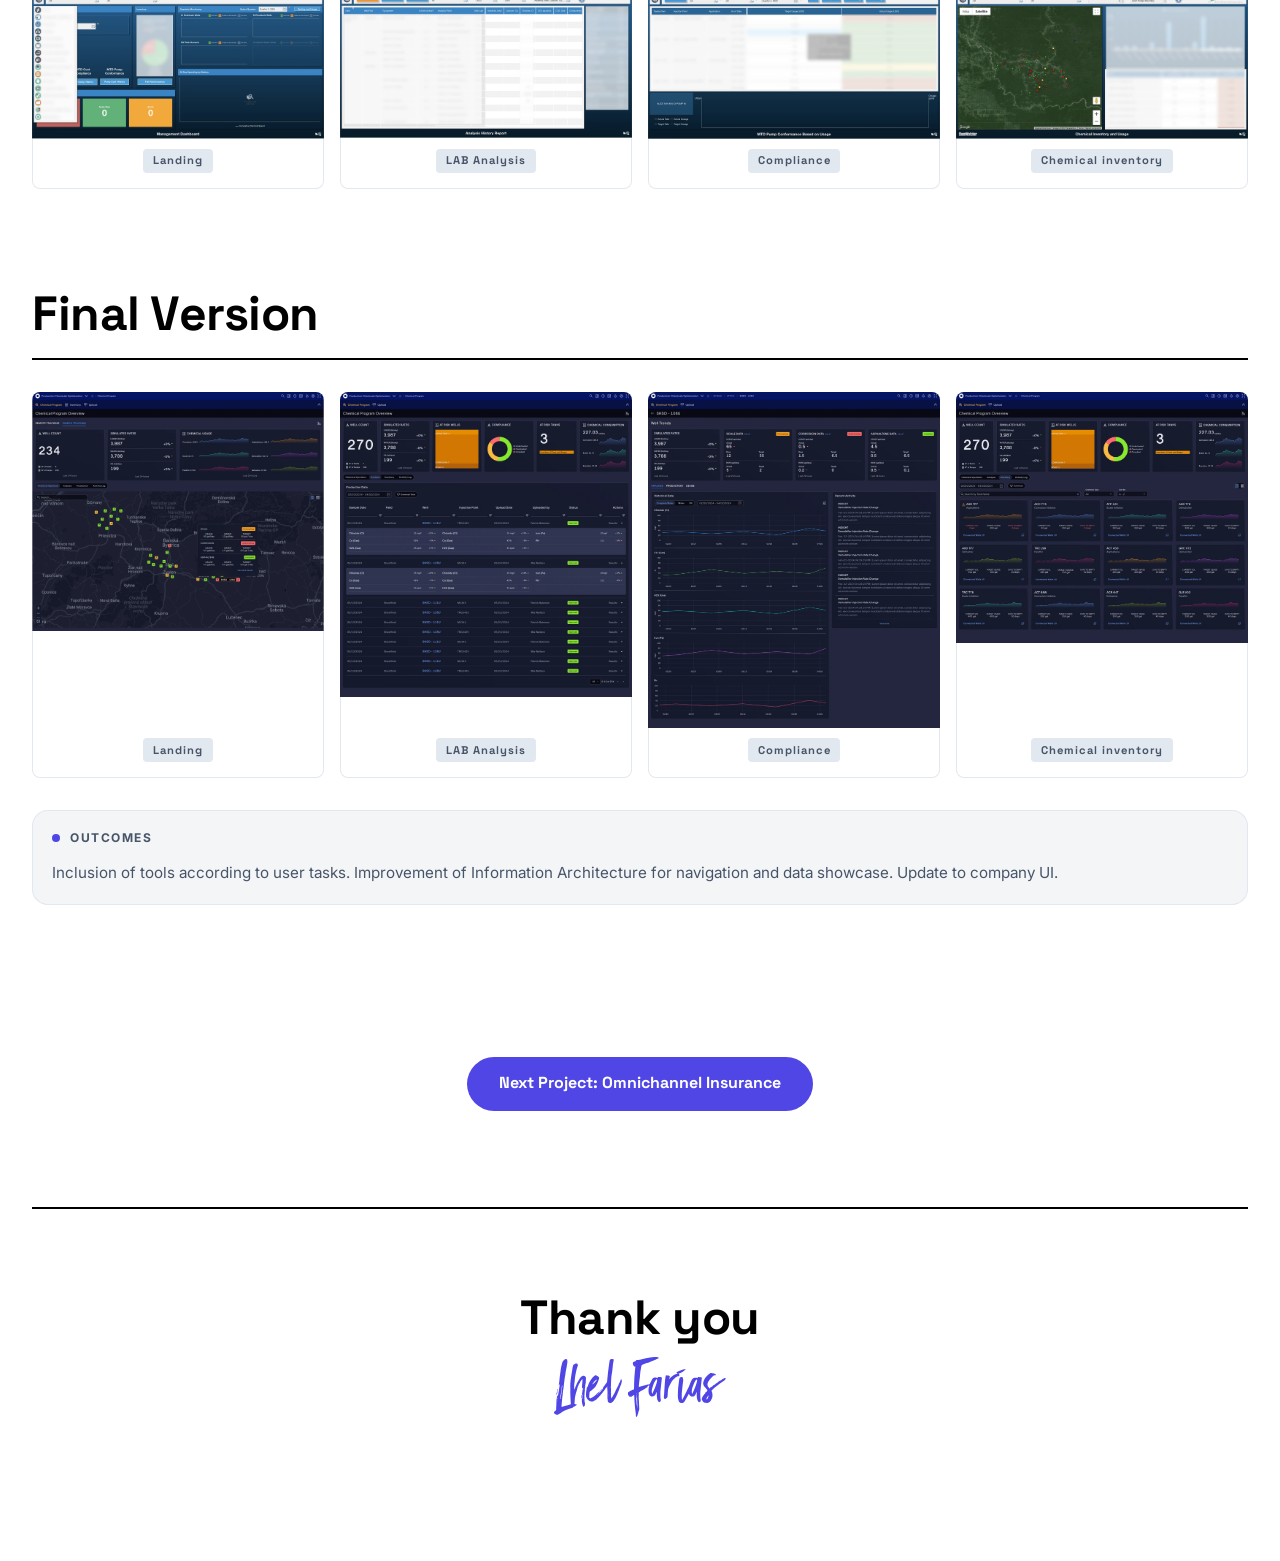
<file: chemical-program.html>
<!DOCTYPE html>
<html lang="en">
<head>
  <meta charset="UTF-8">
  <meta name="viewport" content="width=device-width, initial-scale=1">
  <title>Chemical Program — Lhel Farías</title>
  <script>document.documentElement.classList.add('js');</script>
  <link rel="preconnect" href="https://fonts.googleapis.com">
  <link rel="preconnect" href="https://fonts.gstatic.com" crossorigin>
  <link rel="stylesheet" href="https://fonts.googleapis.com/css2?family=Inter:wght@400;500;600;700&family=Source+Sans+3:wght@700&family=Space+Grotesk:wght@400;700&display=swap">
  <link rel="stylesheet" href="styles.css">
  <script src="main.js" defer></script>
</head>
<body>

<a class="skip-link" href="#main">Skip to content</a>

<header class="site-header">
  <nav class="site-nav" aria-label="Main">
    <a class="nav-logo" href="index.html" data-scroll-top>
      <img src="assets/logo/logo.svg" alt="Lhel Farías" width="98" height="34">
    </a>
    <button class="nav-toggle" type="button" aria-expanded="false" aria-controls="nav-menu" aria-label="Menu">
      <span class="nav-toggle-icon" aria-hidden="true"></span>
    </button>
    <ul class="nav-menu" id="nav-menu">
      <li><a href="index.html" data-scroll-top>HOME</a></li>
      <li><a href="index.html#about">ABOUT</a></li>
      <li class="nav-item-work">
        <a href="index.html#work">WORK</a>
        <div class="nav-dropdown">
          <a href="navigait.html">Navigait</a>
          <a href="apex.html">Apex</a>
          <a href="hyperlocal-bi.html">Hyperlocal BI Platform</a>
          <a href="chemical-program.html" aria-current="page">Chemical Program</a>
          <a href="omnichannel-insurance.html">Omnichannel Insurance</a>
        </div>
      </li>
    </ul>
  </nav>
</header>

<main id="main" class="page">

  <!-- PROJECT INTRO -->
  <article class="project-card" data-gallery>
    <div class="proj-content">
      <span class="client-badge">ENERGY</span>
      <h1 class="proj-title">Chemical Program</h1>
      <ul class="skills-row">
          <li class="skill-pill">Data Visualization</li>
          <li class="skill-pill">User Research</li>
          <li class="skill-pill">Information Architecture</li>
      </ul>
      <div class="proj-meta">
        <div class="proj-meta-item">
          <span class="proj-meta-label">Role</span>
          <span class="proj-meta-value">Key Designer</span>
        </div>
        <div class="proj-meta-item">
          <span class="proj-meta-label">Duration</span>
          <span class="proj-meta-value">6 months</span>
        </div>
        <div class="proj-meta-item">
          <span class="proj-meta-label">Team</span>
          <span class="proj-meta-value">PO, Devs, BA, QA + SLB business stakeholders</span>
        </div>
      </div>
      <p class="proj-desc">A global energy company managing chemical programs across oil wells — both remote and manual — needed to consolidate the software supporting implementation, administration, and field supervision into a single platform.</p>
      <p class="proj-process">I designed the platform's 4 main sections — including a Landing that didn't exist before, giving an overview of all wells and their production status — and to prioritize what to show in each one, I interviewed clients and well operators. The previous software organized information by area of interest; I reorganized the navigation to be well-centric, grouping each well's production volume, lab analysis, and chemicals together, which is how users preferred to work. I also designed a simple modal for remotely raising or lowering chemical injection — a simple interaction for a physically delicate operation. The engagement covered research and design through handoff to development; no production data is available.</p>
      <div class="proj-metrics">
        <p class="metric-text">Achievements: Designed a unified monitoring experience for chemical program management across both traditional and remotely controlled wells — consolidating manual and sensor-based indicators into a single, coherent interface.</p>
        <p class="metric-text">Challenge: Managing information complexity across multiple user types — each with different needs within the same implementation and monitoring flow — while keeping the interface coherent and the data actionable for all of them.</p>
      </div>
    </div>
    <div class="project-visual">
      <a class="mockup-link" href="assets/covers/cover-chemical-program.webp"><img width="1604" height="1549" src="assets/covers/cover-chemical-program.webp" alt="Chemical Program"></a>
    </div>
  </article>

  <!-- OLD VERSION -->
  <section class="phase-section" data-gallery>
    <h2 class="section-title">Old version</h2>
    <div class="mockups-row">
      <div class="mockup-frame">
        <a class="mockup-link" href="assets/chemical/ov-landing.webp"><img width="1600" height="804" class="mockup-img" src="assets/chemical/ov-landing.webp" alt="Old version: landing" loading="lazy" decoding="async"></a>
        <div class="mockup-tag-wrap"><span class="mockup-tag">Landing</span></div>
      </div>
      <div class="mockup-frame">
        <a class="mockup-link" href="assets/chemical/ov-lab.webp"><img width="1600" height="802" class="mockup-img" src="assets/chemical/ov-lab.webp" alt="Old version: lab analysis" loading="lazy" decoding="async"></a>
        <div class="mockup-tag-wrap"><span class="mockup-tag">LAB Analysis</span></div>
      </div>
      <div class="mockup-frame">
        <a class="mockup-link" href="assets/chemical/ov-compliance.webp"><img width="1600" height="804" class="mockup-img" src="assets/chemical/ov-compliance.webp" alt="Old version: compliance" loading="lazy" decoding="async"></a>
        <div class="mockup-tag-wrap"><span class="mockup-tag">Compliance</span></div>
      </div>
      <div class="mockup-frame">
        <a class="mockup-link" href="assets/chemical/ov-inventory.webp"><img width="1600" height="804" class="mockup-img" src="assets/chemical/ov-inventory.webp" alt="Old version: chemical inventory" loading="lazy" decoding="async"></a>
        <div class="mockup-tag-wrap"><span class="mockup-tag">Chemical inventory</span></div>
      </div>
    </div>
  </section>

  <!-- FINAL VERSION -->
  <section class="phase-section" data-gallery>
    <h2 class="section-title">Final Version</h2>
    <div class="mockups-row">
      <div class="mockup-frame">
        <a class="mockup-link" href="assets/chemical/fv-landing.webp"><img width="1600" height="1308" class="mockup-img" src="assets/chemical/fv-landing.webp" alt="Final version: landing" loading="lazy" decoding="async"></a>
        <div class="mockup-tag-wrap"><span class="mockup-tag">Landing</span></div>
      </div>
      <div class="mockup-frame">
        <a class="mockup-link" href="assets/chemical/fv-lab.webp"><img width="1600" height="1672" class="mockup-img" src="assets/chemical/fv-lab.webp" alt="Final version: lab analysis" loading="lazy" decoding="async"></a>
        <div class="mockup-tag-wrap"><span class="mockup-tag">LAB Analysis</span></div>
      </div>
      <div class="mockup-frame">
        <a class="mockup-link" href="assets/chemical/fv-compliance.webp"><img width="1600" height="1839" class="mockup-img" src="assets/chemical/fv-compliance.webp" alt="Final version: compliance" loading="lazy" decoding="async"></a>
        <div class="mockup-tag-wrap"><span class="mockup-tag">Compliance</span></div>
      </div>
      <div class="mockup-frame">
        <a class="mockup-link" href="assets/chemical/fv-inventory.webp"><img width="1600" height="1373" class="mockup-img" src="assets/chemical/fv-inventory.webp" alt="Final version: chemical inventory" loading="lazy" decoding="async"></a>
        <div class="mockup-tag-wrap"><span class="mockup-tag">Chemical inventory</span></div>
      </div>
    </div>
    <div class="info-card">
      <h3 class="card-label">Outcomes</h3>
      <p class="info-text">Inclusion of tools according to user tasks. Improvement of Information Architecture for navigation and data showcase. Update to company UI.</p>
    </div>
  </section>

  <div class="case-cta">
    <a class="btn-primary" href="omnichannel-insurance.html">Next Project: Omnichannel Insurance<span class="visually-hidden"> (view case study)</span></a>
  </div>

</main>

<footer class="site-footer">
  <h2 class="footer-title">Thank you</h2>
  <a href="index.html" data-scroll-top>
    <img src="assets/logo/logo.svg" alt="Lhel Farías" width="172" height="60">
  </a>
</footer>

</body>
</html>
</file>
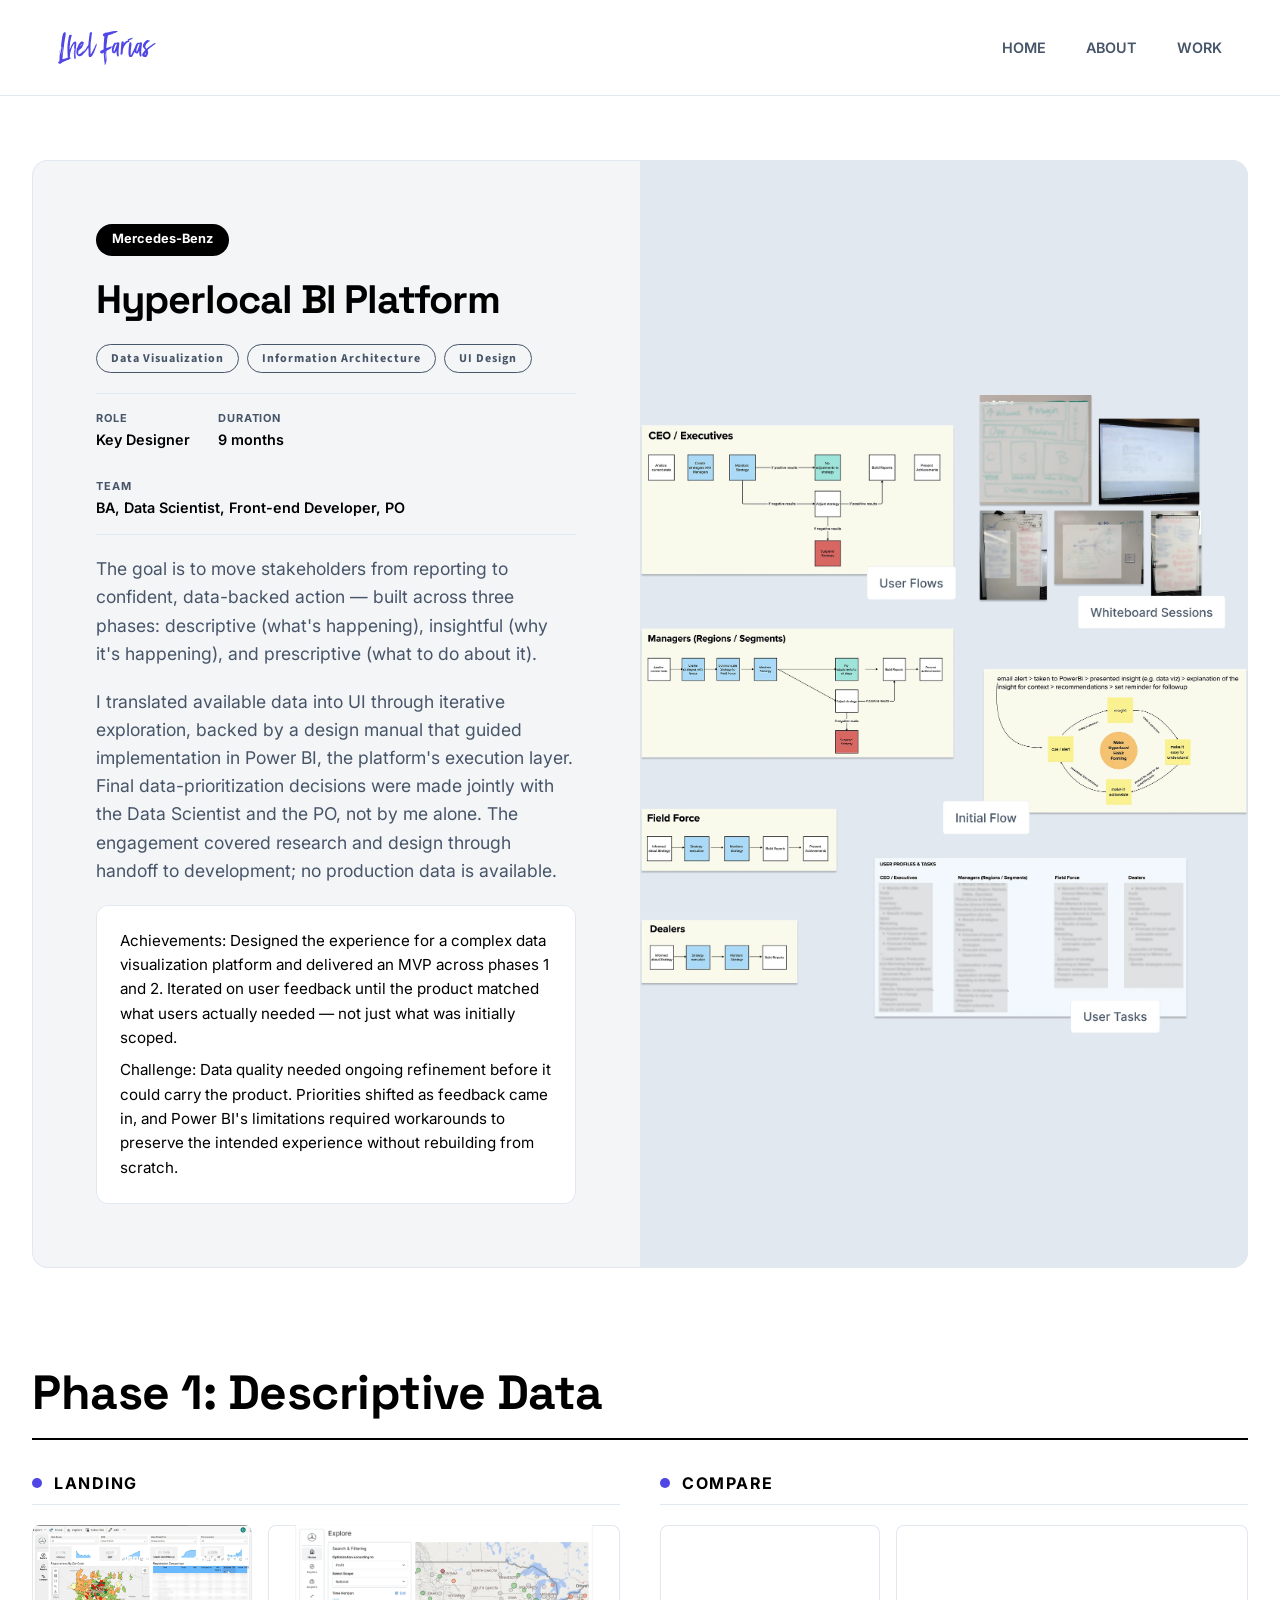
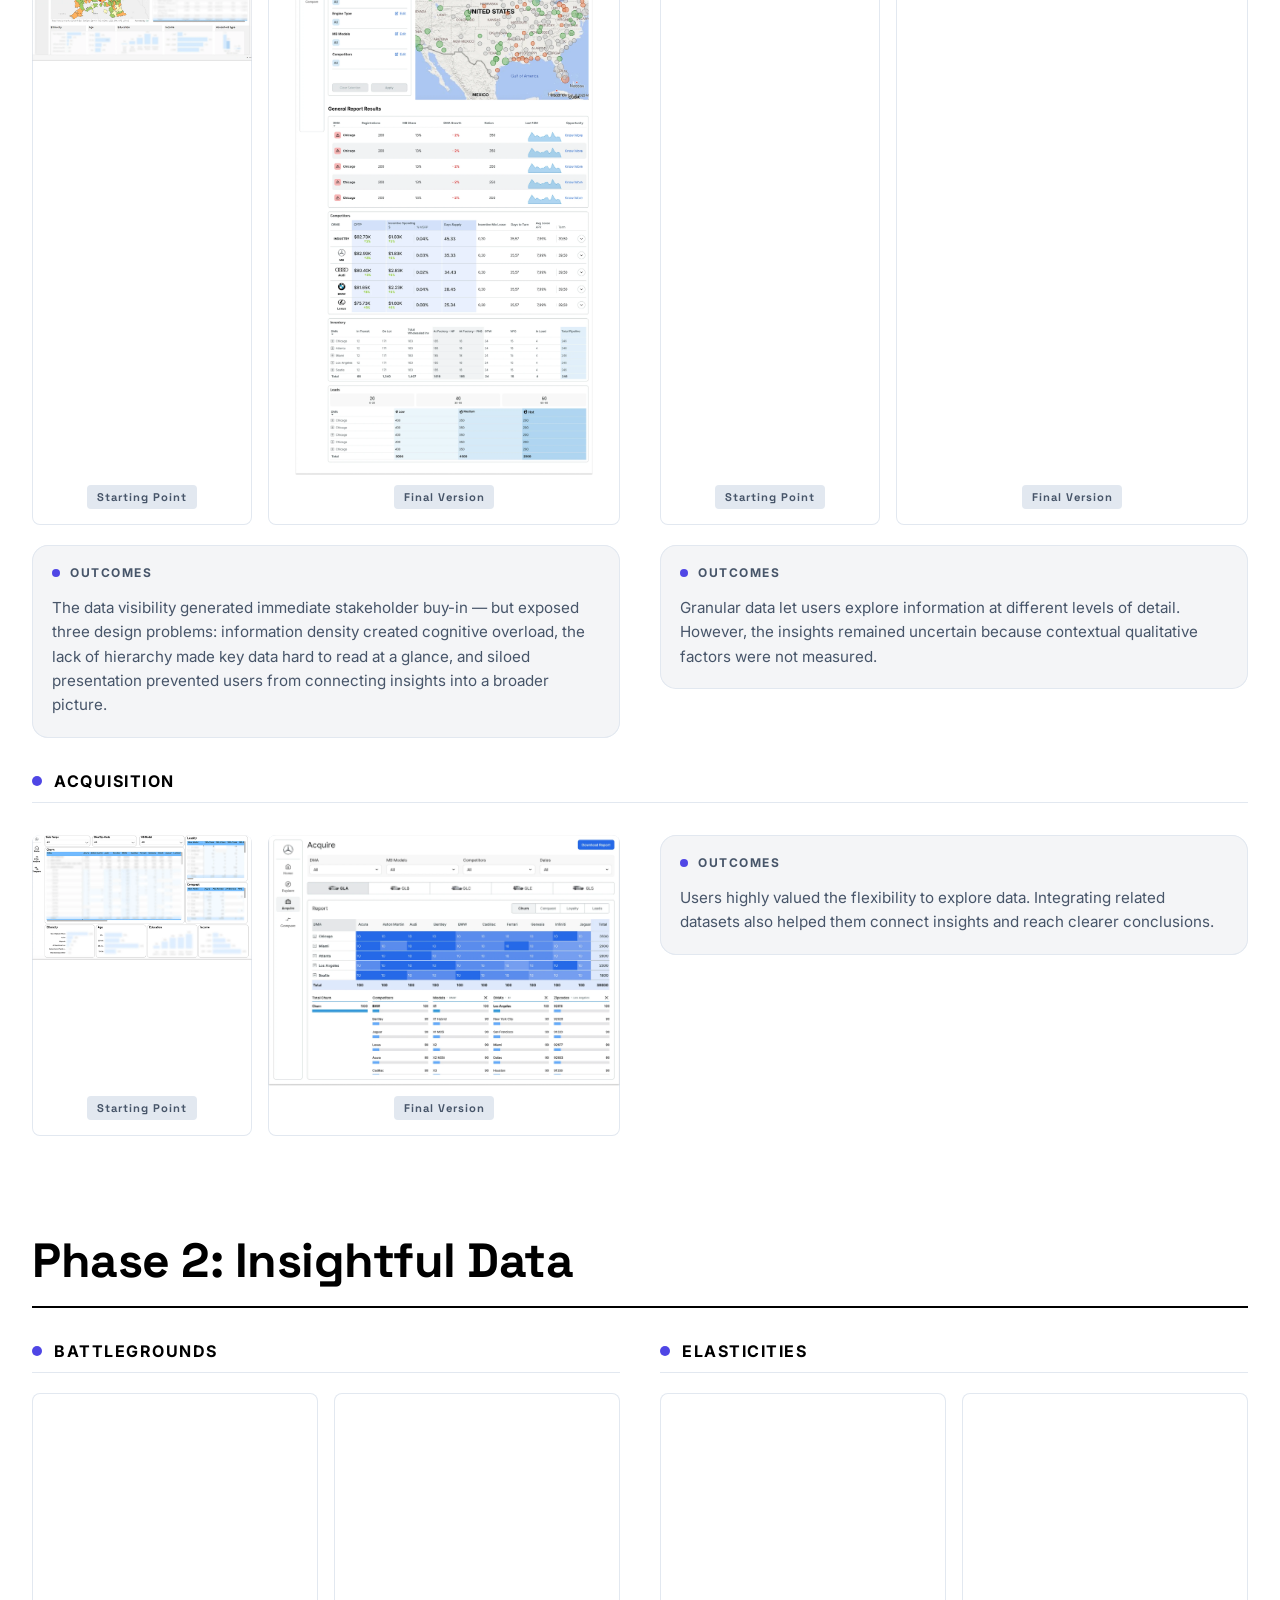
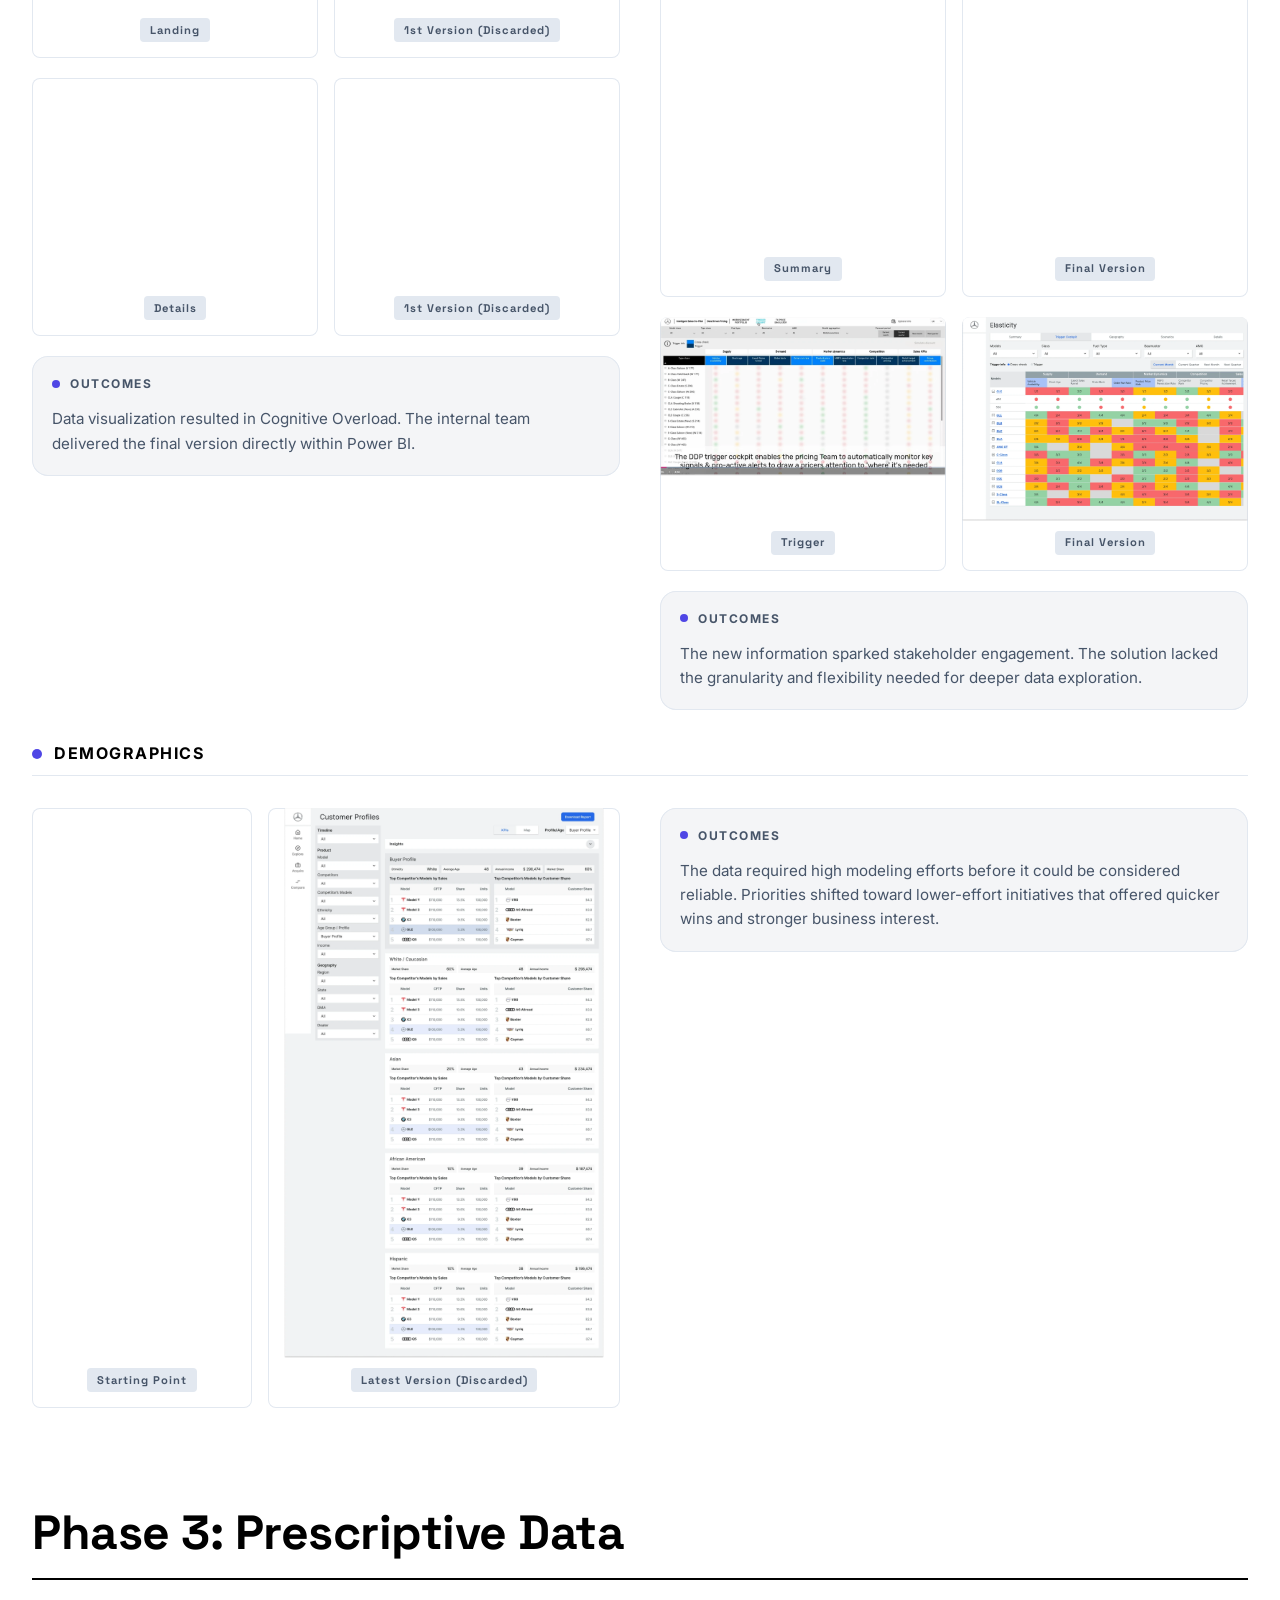
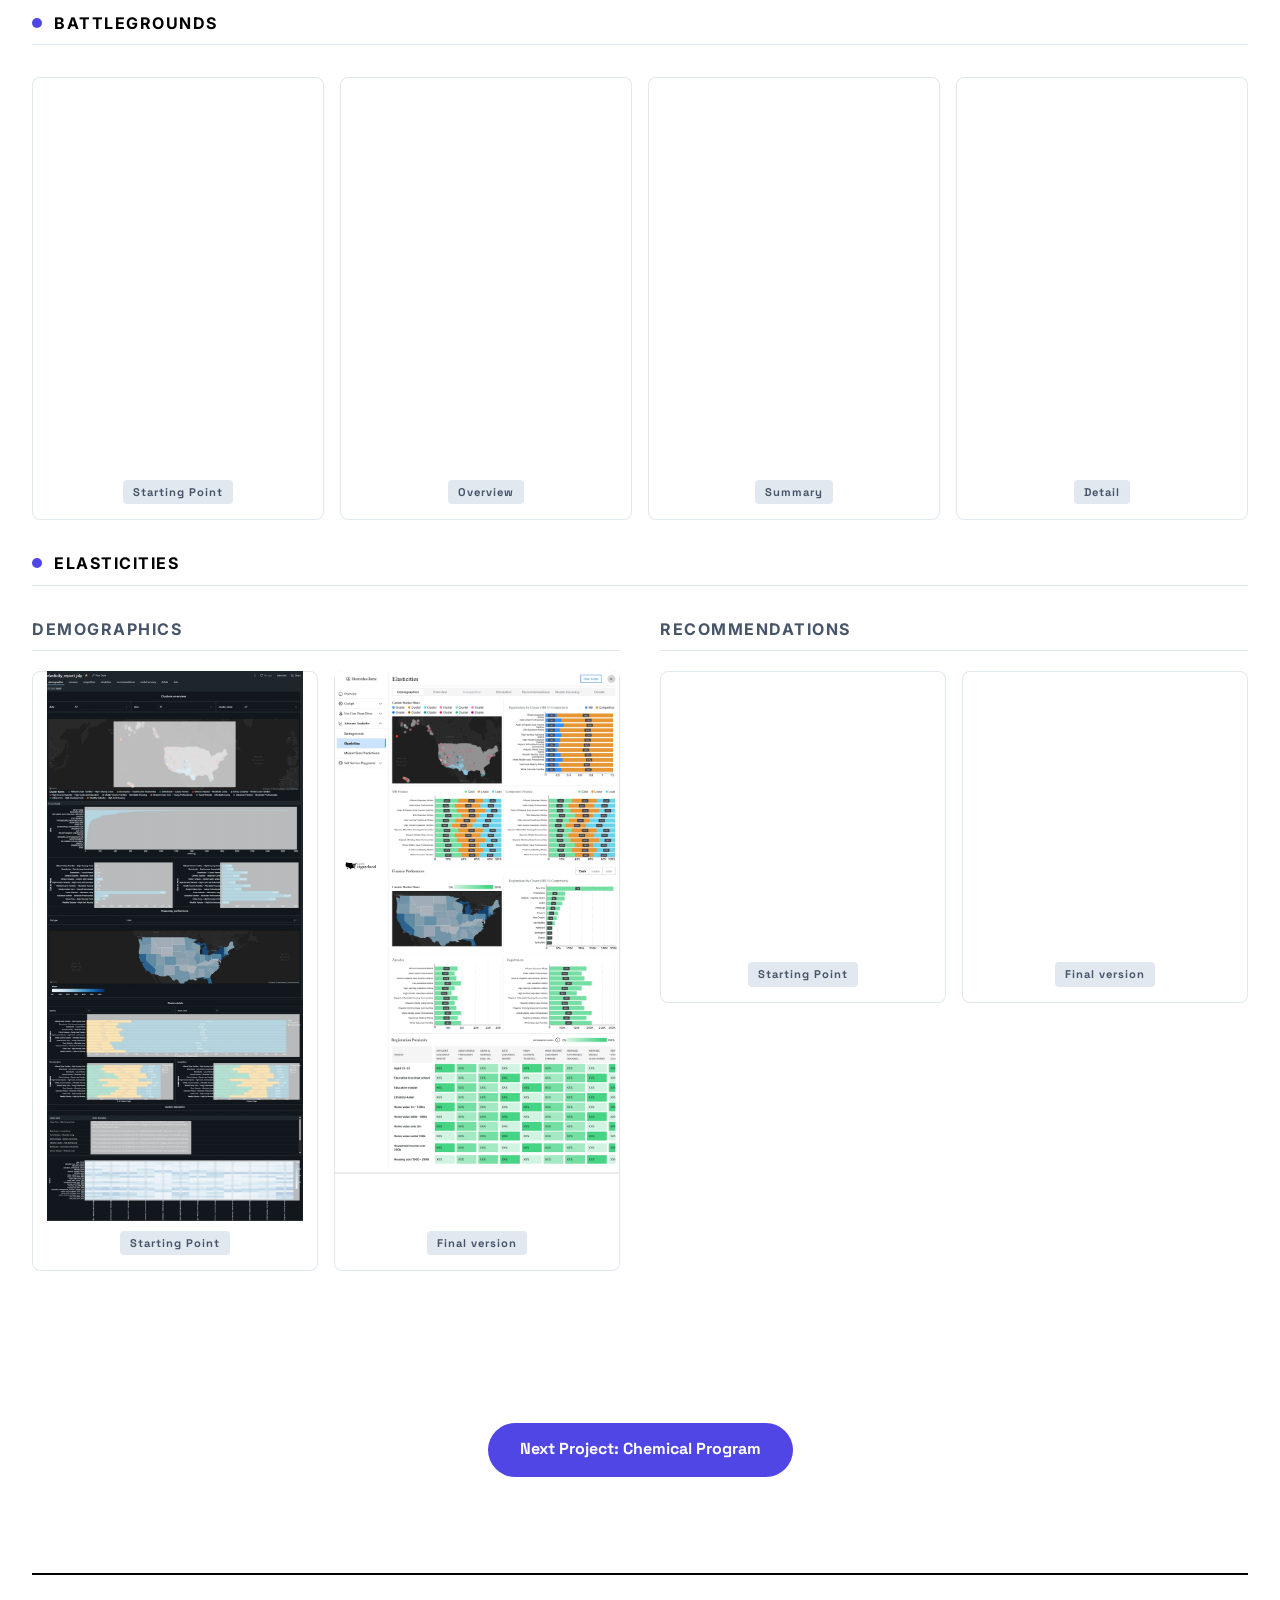
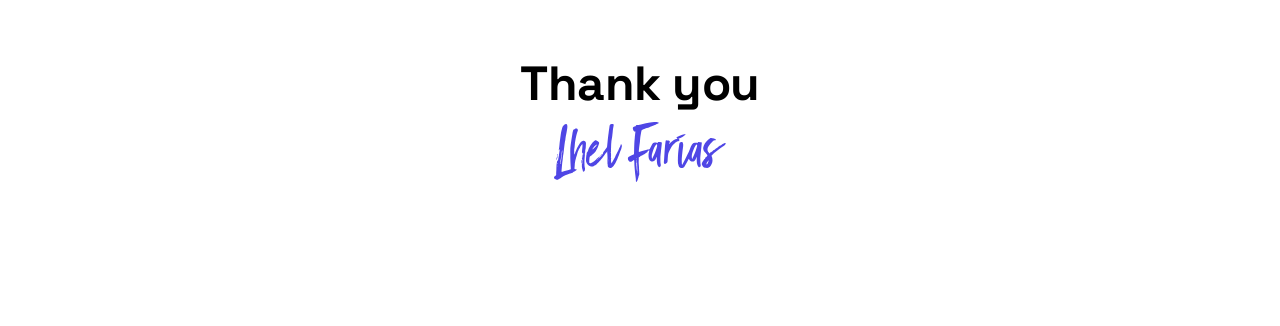
<file: hyperlocal-bi.html>
<!DOCTYPE html>
<html lang="en">
<head>
  <meta charset="UTF-8">
  <meta name="viewport" content="width=device-width, initial-scale=1">
  <title>Hyperlocal BI Platform — Lhel Farías</title>
  <script>document.documentElement.classList.add('js');</script>
  <link rel="preconnect" href="https://fonts.googleapis.com">
  <link rel="preconnect" href="https://fonts.gstatic.com" crossorigin>
  <link rel="stylesheet" href="https://fonts.googleapis.com/css2?family=Inter:wght@400;500;600;700&family=Source+Sans+3:wght@700&family=Space+Grotesk:wght@400;700&display=swap">
  <link rel="stylesheet" href="styles.css">
  <script src="main.js" defer></script>
</head>
<body>

<a class="skip-link" href="#main">Skip to content</a>

<header class="site-header">
  <nav class="site-nav" aria-label="Main">
    <a class="nav-logo" href="index.html" data-scroll-top>
      <img src="assets/logo/logo.svg" alt="Lhel Farías" width="98" height="34">
    </a>
    <button class="nav-toggle" type="button" aria-expanded="false" aria-controls="nav-menu" aria-label="Menu">
      <span class="nav-toggle-icon" aria-hidden="true"></span>
    </button>
    <ul class="nav-menu" id="nav-menu">
      <li><a href="index.html" data-scroll-top>HOME</a></li>
      <li><a href="index.html#about">ABOUT</a></li>
      <li class="nav-item-work">
        <a href="index.html#work">WORK</a>
        <div class="nav-dropdown">
          <a href="navigait.html">Navigait</a>
          <a href="apex.html">Apex</a>
          <a href="hyperlocal-bi.html" aria-current="page">Hyperlocal BI Platform</a>
          <a href="chemical-program.html">Chemical Program</a>
          <a href="omnichannel-insurance.html">Omnichannel Insurance</a>
        </div>
      </li>
    </ul>
  </nav>
</header>

<main id="main" class="page">

  <!-- PROJECT INTRO -->
  <article class="project-card" data-gallery>
    <div class="proj-content">
      <span class="client-badge">Mercedes-Benz</span>
      <h1 class="proj-title">Hyperlocal BI Platform</h1>
      <ul class="skills-row">
          <li class="skill-pill">Data Visualization</li>
          <li class="skill-pill">Information Architecture</li>
          <li class="skill-pill">UI Design</li>
      </ul>
      <div class="proj-meta">
        <div class="proj-meta-item">
          <span class="proj-meta-label">Role</span>
          <span class="proj-meta-value">Key Designer</span>
        </div>
        <div class="proj-meta-item">
          <span class="proj-meta-label">Duration</span>
          <span class="proj-meta-value">9 months</span>
        </div>
        <div class="proj-meta-item">
          <span class="proj-meta-label">Team</span>
          <span class="proj-meta-value">BA, Data Scientist, Front-end Developer, PO</span>
        </div>
      </div>
      <p class="proj-desc">The goal is to move stakeholders from reporting to confident, data-backed action — built across three phases: descriptive (what's happening), insightful (why it's happening), and prescriptive (what to do about it).</p>
      <p class="proj-process">I translated available data into UI through iterative exploration, backed by a design manual that guided implementation in Power BI, the platform's execution layer. Final data-prioritization decisions were made jointly with the Data Scientist and the PO, not by me alone. The engagement covered research and design through handoff to development; no production data is available.</p>
      <div class="proj-metrics">
        <p class="metric-text">Achievements: Designed the experience for a complex data visualization platform and delivered an MVP across phases 1 and 2. Iterated on user feedback until the product matched what users actually needed — not just what was initially scoped.</p>
        <p class="metric-text">Challenge: Data quality needed ongoing refinement before it could carry the product. Priorities shifted as feedback came in, and Power BI's limitations required workarounds to preserve the intended experience without rebuilding from scratch.</p>
      </div>
    </div>
    <div class="project-visual">
      <a class="mockup-link" href="assets/covers/cover-hyperlocal-bi.webp"><img width="1608" height="1689" src="assets/covers/cover-hyperlocal-bi.webp" alt="Hyperlocal BI Platform"></a>
    </div>
  </article>

  <!-- PHASE 1 -->
  <section class="phase-section" data-gallery>
    <h2 class="section-title">Phase 1: Descriptive Data</h2>

    <div class="phase-cols">
      <div class="phase-col">
        <h3 class="sublabel">LANDING</h3>
        <div class="mockups-row">
          <div class="mockup-frame mockup-frame-narrow">
            <a class="mockup-link" href="assets/hyperlocal/dd-landing-sp.webp"><img width="1608" height="992" class="mockup-img" src="assets/hyperlocal/dd-landing-sp.webp" alt="Landing Starting Point" loading="lazy" decoding="async"></a>
            <div class="mockup-tag-wrap"><span class="mockup-tag">Starting Point</span></div>
          </div>
          <div class="mockup-frame">
            <a class="mockup-link" href="assets/hyperlocal/dd-landing-fv.webp"><img width="1608" height="2971" class="mockup-img" src="assets/hyperlocal/dd-landing-fv.webp" alt="Final Version Landing" loading="lazy" decoding="async"></a>
            <div class="mockup-tag-wrap"><span class="mockup-tag">Final Version</span></div>
          </div>
        </div>
        <div class="info-card">
          <h4 class="card-label">Outcomes</h4>
          <p class="info-text">The data visibility generated immediate stakeholder buy-in — but exposed three design problems: information density created cognitive overload, the lack of hierarchy made key data hard to read at a glance, and siloed presentation prevented users from connecting insights into a broader picture.</p>
        </div>
      </div>
      <div class="phase-col">
        <h3 class="sublabel">COMPARE</h3>
        <div class="mockups-row">
          <div class="mockup-frame mockup-frame-narrow">
            <a class="mockup-link" href="assets/hyperlocal/dd-compare-sp.webp"><img width="1608" height="891" class="mockup-img" src="assets/hyperlocal/dd-compare-sp.webp" alt="Compare Starting Point" loading="lazy" decoding="async"></a>
            <div class="mockup-tag-wrap"><span class="mockup-tag">Starting Point</span></div>
          </div>
          <div class="mockup-frame">
            <a class="mockup-link" href="assets/hyperlocal/dd-compare-fv.webp"><img width="1608" height="2602" class="mockup-img" src="assets/hyperlocal/dd-compare-fv.webp" alt="Compare Final Version" loading="lazy" decoding="async"></a>
            <div class="mockup-tag-wrap"><span class="mockup-tag">Final Version</span></div>
          </div>
        </div>
        <div class="info-card">
          <h4 class="card-label">Outcomes</h4>
          <p class="info-text">Granular data let users explore information at different levels of detail. However, the insights remained uncertain because contextual qualitative factors were not measured.</p>
        </div>
      </div>
    </div>

    <h3 class="sublabel">ACQUISITION</h3>
    <div class="phase-cols">
      <div class="phase-col">
        <div class="mockups-row">
          <div class="mockup-frame mockup-frame-narrow">
            <a class="mockup-link" href="assets/hyperlocal/dd-acquisition-sp.webp"><img width="1608" height="915" class="mockup-img" src="assets/hyperlocal/dd-acquisition-sp.webp" alt="Acquisition Starting Point" loading="lazy" decoding="async"></a>
            <div class="mockup-tag-wrap"><span class="mockup-tag">Starting Point</span></div>
          </div>
          <div class="mockup-frame">
            <a class="mockup-link" href="assets/hyperlocal/dd-acquisition-fv.webp"><img width="1608" height="1146" class="mockup-img" src="assets/hyperlocal/dd-acquisition-fv.webp" alt="Acquisition Final Version" loading="lazy" decoding="async"></a>
            <div class="mockup-tag-wrap"><span class="mockup-tag">Final Version</span></div>
          </div>
        </div>
      </div>
      <div class="phase-col">
        <div class="info-card">
          <h4 class="card-label">Outcomes</h4>
          <p class="info-text">Users highly valued the flexibility to explore data. Integrating related datasets also helped them connect insights and reach clearer conclusions.</p>
        </div>
      </div>
    </div>
  </section>

  <!-- PHASE 2 -->
  <section class="phase-section" data-gallery>
    <h2 class="section-title">Phase 2: Insightful Data</h2>

    <div class="phase-cols">
      <div class="phase-col">
        <h3 class="sublabel">BATTLEGROUNDS</h3>
        <div class="mockups-row">
          <div class="mockup-frame">
            <a class="mockup-link" href="assets/hyperlocal/id-bt-landing-sp.webp"><img width="1608" height="1209" class="mockup-img" src="assets/hyperlocal/id-bt-landing-sp.webp" alt="Battlegrounds Landing" loading="lazy" decoding="async"></a>
            <div class="mockup-tag-wrap"><span class="mockup-tag">Landing</span></div>
          </div>
          <div class="mockup-frame">
            <a class="mockup-link" href="assets/hyperlocal/id-bt-landing-fv.webp"><img width="1608" height="1146" class="mockup-img" src="assets/hyperlocal/id-bt-landing-fv.webp" alt="Battlegrounds Landing 1st Version" loading="lazy" decoding="async"></a>
            <div class="mockup-tag-wrap"><span class="mockup-tag">1st Version (Discarded)</span></div>
          </div>
        </div>
        <div class="mockups-row">
          <div class="mockup-frame">
            <a class="mockup-link" href="assets/hyperlocal/id-bt-details-sp.webp"><img width="1608" height="1169" class="mockup-img" src="assets/hyperlocal/id-bt-details-sp.webp" alt="Battlegrounds Details" loading="lazy" decoding="async"></a>
            <div class="mockup-tag-wrap"><span class="mockup-tag">Details</span></div>
          </div>
          <div class="mockup-frame">
            <a class="mockup-link" href="assets/hyperlocal/id-bt-details-fv.webp"><img width="1608" height="1146" class="mockup-img" src="assets/hyperlocal/id-bt-details-fv.webp" alt="Battlegrounds Details 1st Version" loading="lazy" decoding="async"></a>
            <div class="mockup-tag-wrap"><span class="mockup-tag">1st Version (Discarded)</span></div>
          </div>
        </div>
        <div class="info-card">
          <h4 class="card-label">Outcomes</h4>
          <p class="info-text">Data visualization resulted in Cognitive Overload. The internal team delivered the final version directly within Power BI.</p>
        </div>
      </div>
      <div class="phase-col">
        <h3 class="sublabel">ELASTICITIES</h3>
        <div class="mockups-row">
          <div class="mockup-frame">
            <a class="mockup-link" href="assets/hyperlocal/id-el-summary-sp.webp"><img width="1608" height="1472" class="mockup-img" src="assets/hyperlocal/id-el-summary-sp.webp" alt="Elasticity Summary" loading="lazy" decoding="async"></a>
            <div class="mockup-tag-wrap"><span class="mockup-tag">Summary</span></div>
          </div>
          <div class="mockup-frame">
            <a class="mockup-link" href="assets/hyperlocal/id-el-summary-fv.webp"><img width="1608" height="2550" class="mockup-img" src="assets/hyperlocal/id-el-summary-fv.webp" alt="Elasticity Summary Final Version" loading="lazy" decoding="async"></a>
            <div class="mockup-tag-wrap"><span class="mockup-tag">Final Version</span></div>
          </div>
        </div>
        <div class="mockups-row">
          <div class="mockup-frame">
            <a class="mockup-link" href="assets/hyperlocal/id-el-trigger-sp.webp"><img width="1591" height="888" class="mockup-img" src="assets/hyperlocal/id-el-trigger-sp.webp" alt="Elasticity Trigger" loading="lazy" decoding="async"></a>
            <div class="mockup-tag-wrap"><span class="mockup-tag">Trigger</span></div>
          </div>
          <div class="mockup-frame">
            <a class="mockup-link" href="assets/hyperlocal/id-el-trigger-fv.webp"><img width="1608" height="1146" class="mockup-img" src="assets/hyperlocal/id-el-trigger-fv.webp" alt="Elasticity Trigger Final Version" loading="lazy" decoding="async"></a>
            <div class="mockup-tag-wrap"><span class="mockup-tag">Final Version</span></div>
          </div>
        </div>
        <div class="info-card">
          <h4 class="card-label">Outcomes</h4>
          <p class="info-text">The new information sparked stakeholder engagement. The solution lacked the granularity and flexibility needed for deeper data exploration.</p>
        </div>
      </div>
    </div>

    <h3 class="sublabel">DEMOGRAPHICS</h3>
    <div class="phase-cols">
      <div class="phase-col">
        <div class="mockups-row">
          <div class="mockup-frame mockup-frame-narrow">
            <a class="mockup-link" href="assets/hyperlocal/id-dm-landing-sp.webp"><img width="1608" height="927" class="mockup-img" src="assets/hyperlocal/id-dm-landing-sp.webp" alt="Demographics Starting Point" loading="lazy" decoding="async"></a>
            <div class="mockup-tag-wrap"><span class="mockup-tag">Starting Point</span></div>
          </div>
          <div class="mockup-frame">
            <a class="mockup-link" href="assets/hyperlocal/id-dm-landing-fv.webp"><img width="1608" height="2772" class="mockup-img" src="assets/hyperlocal/id-dm-landing-fv.webp" alt="Demographics Latest Version" loading="lazy" decoding="async"></a>
            <div class="mockup-tag-wrap"><span class="mockup-tag">Latest Version (Discarded)</span></div>
          </div>
        </div>
      </div>
      <div class="phase-col">
        <div class="info-card">
          <h4 class="card-label">Outcomes</h4>
          <p class="info-text">The data required high modeling efforts before it could be considered reliable. Priorities shifted toward lower-effort initiatives that offered quicker wins and stronger business interest.</p>
        </div>
      </div>
    </div>
  </section>

  <!-- PHASE 3 -->
  <section class="phase-section" data-gallery>
    <h2 class="section-title">Phase 3: Prescriptive Data</h2>

    <h3 class="sublabel">BATTLEGROUNDS</h3>
    <div class="mockups-row">
      <div class="mockup-frame">
        <a class="mockup-link" href="assets/hyperlocal/pd-bt-landing-sp.webp"><img width="1600" height="1702" class="mockup-img" src="assets/hyperlocal/pd-bt-landing-sp.webp" alt="Battlegrounds Starting Point" loading="lazy" decoding="async"></a>
        <div class="mockup-tag-wrap"><span class="mockup-tag">Starting Point</span></div>
      </div>
      <div class="mockup-frame">
        <a class="mockup-link" href="assets/hyperlocal/pd-bt-overview.webp"><img width="1608" height="1771" class="mockup-img" src="assets/hyperlocal/pd-bt-overview.webp" alt="Battlegrounds Overview" loading="lazy" decoding="async"></a>
        <div class="mockup-tag-wrap"><span class="mockup-tag">Overview</span></div>
      </div>
      <div class="mockup-frame">
        <a class="mockup-link" href="assets/hyperlocal/pd-bt-summary.webp"><img width="1608" height="2165" class="mockup-img" src="assets/hyperlocal/pd-bt-summary.webp" alt="Battlegrounds Summary" loading="lazy" decoding="async"></a>
        <div class="mockup-tag-wrap"><span class="mockup-tag">Summary</span></div>
      </div>
      <div class="mockup-frame">
        <a class="mockup-link" href="assets/hyperlocal/pd-bt-detail.webp"><img width="1608" height="1446" class="mockup-img" src="assets/hyperlocal/pd-bt-detail.webp" alt="Battlegrounds Detail" loading="lazy" decoding="async"></a>
        <div class="mockup-tag-wrap"><span class="mockup-tag">Detail</span></div>
      </div>
    </div>

    <h3 class="sublabel">ELASTICITIES</h3>
    <div class="phase-cols">
      <div class="phase-col">
        <h4 class="sublabel sublabel-plain">DEMOGRAPHICS</h4>
        <div class="mockups-row">
          <div class="mockup-frame">
            <a class="mockup-link" href="assets/hyperlocal/pd-elasticity-sp.webp"><img width="1600" height="3435" class="mockup-img" src="assets/hyperlocal/pd-elasticity-sp.webp" alt="Demographics Starting Point" loading="lazy" decoding="async"></a>
            <div class="mockup-tag-wrap"><span class="mockup-tag">Starting Point</span></div>
          </div>
          <div class="mockup-frame">
            <a class="mockup-link" href="assets/hyperlocal/pd-elasticity-fv.webp"><img width="1608" height="2826" class="mockup-img" src="assets/hyperlocal/pd-elasticity-fv.webp" alt="Demographics Final Version" loading="lazy" decoding="async"></a>
            <div class="mockup-tag-wrap"><span class="mockup-tag">Final version</span></div>
          </div>
        </div>
      </div>
      <div class="phase-col">
        <h4 class="sublabel sublabel-plain">RECOMMENDATIONS</h4>
        <div class="mockups-row">
          <div class="mockup-frame">
            <a class="mockup-link" href="assets/hyperlocal/pd-recommendations-sp.webp"><img width="1600" height="1259" class="mockup-img" src="assets/hyperlocal/pd-recommendations-sp.webp" alt="Recommendations Starting Point" loading="lazy" decoding="async"></a>
            <div class="mockup-tag-wrap"><span class="mockup-tag">Starting Point</span></div>
          </div>
          <div class="mockup-frame">
            <a class="mockup-link" href="assets/hyperlocal/pd-recommendations-fv.webp"><img width="1608" height="1582" class="mockup-img" src="assets/hyperlocal/pd-recommendations-fv.webp" alt="Recommendations Final Version" loading="lazy" decoding="async"></a>
            <div class="mockup-tag-wrap"><span class="mockup-tag">Final version</span></div>
          </div>
        </div>
      </div>
    </div>
  </section>

  <div class="case-cta">
    <a class="btn-primary" href="chemical-program.html">Next Project: Chemical Program<span class="visually-hidden"> (view case study)</span></a>
  </div>

</main>

<footer class="site-footer">
  <h2 class="footer-title">Thank you</h2>
  <a href="index.html" data-scroll-top>
    <img src="assets/logo/logo.svg" alt="Lhel Farías" width="172" height="60">
  </a>
</footer>

</body>
</html>
</file>
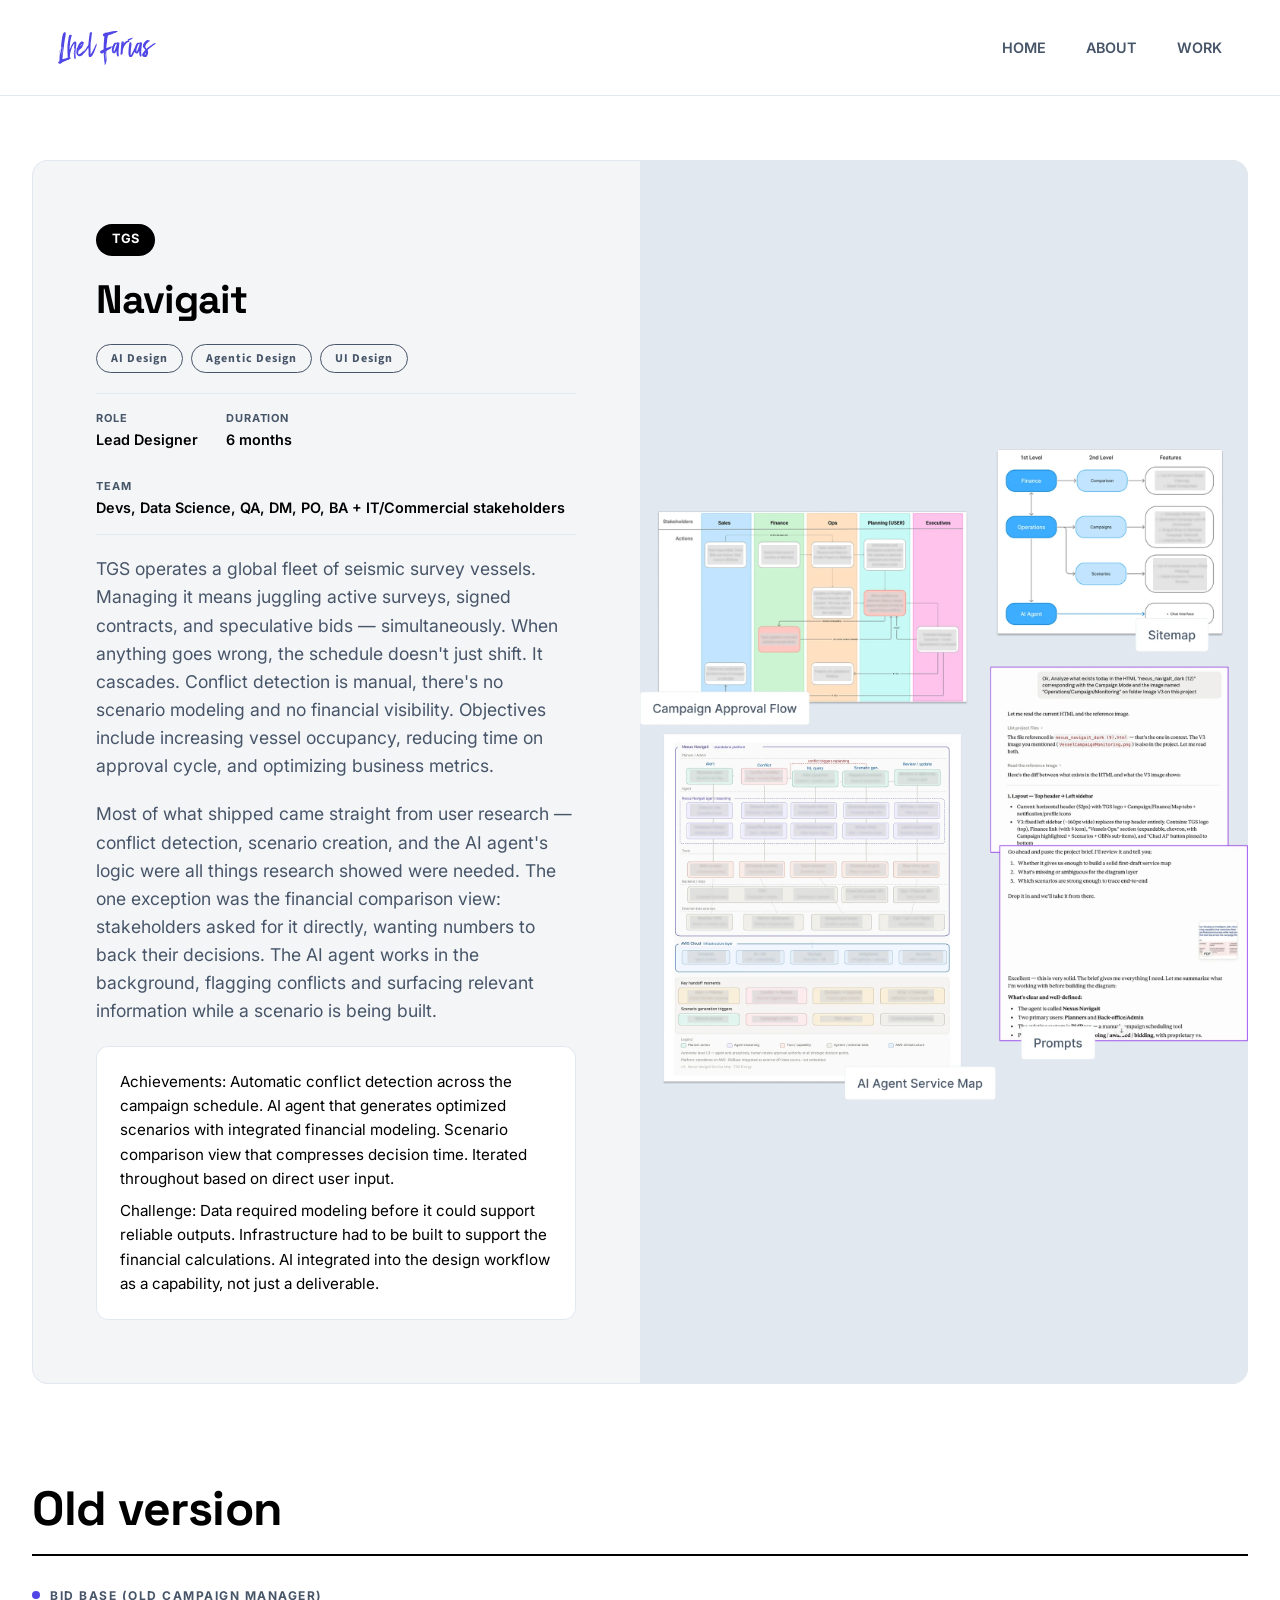
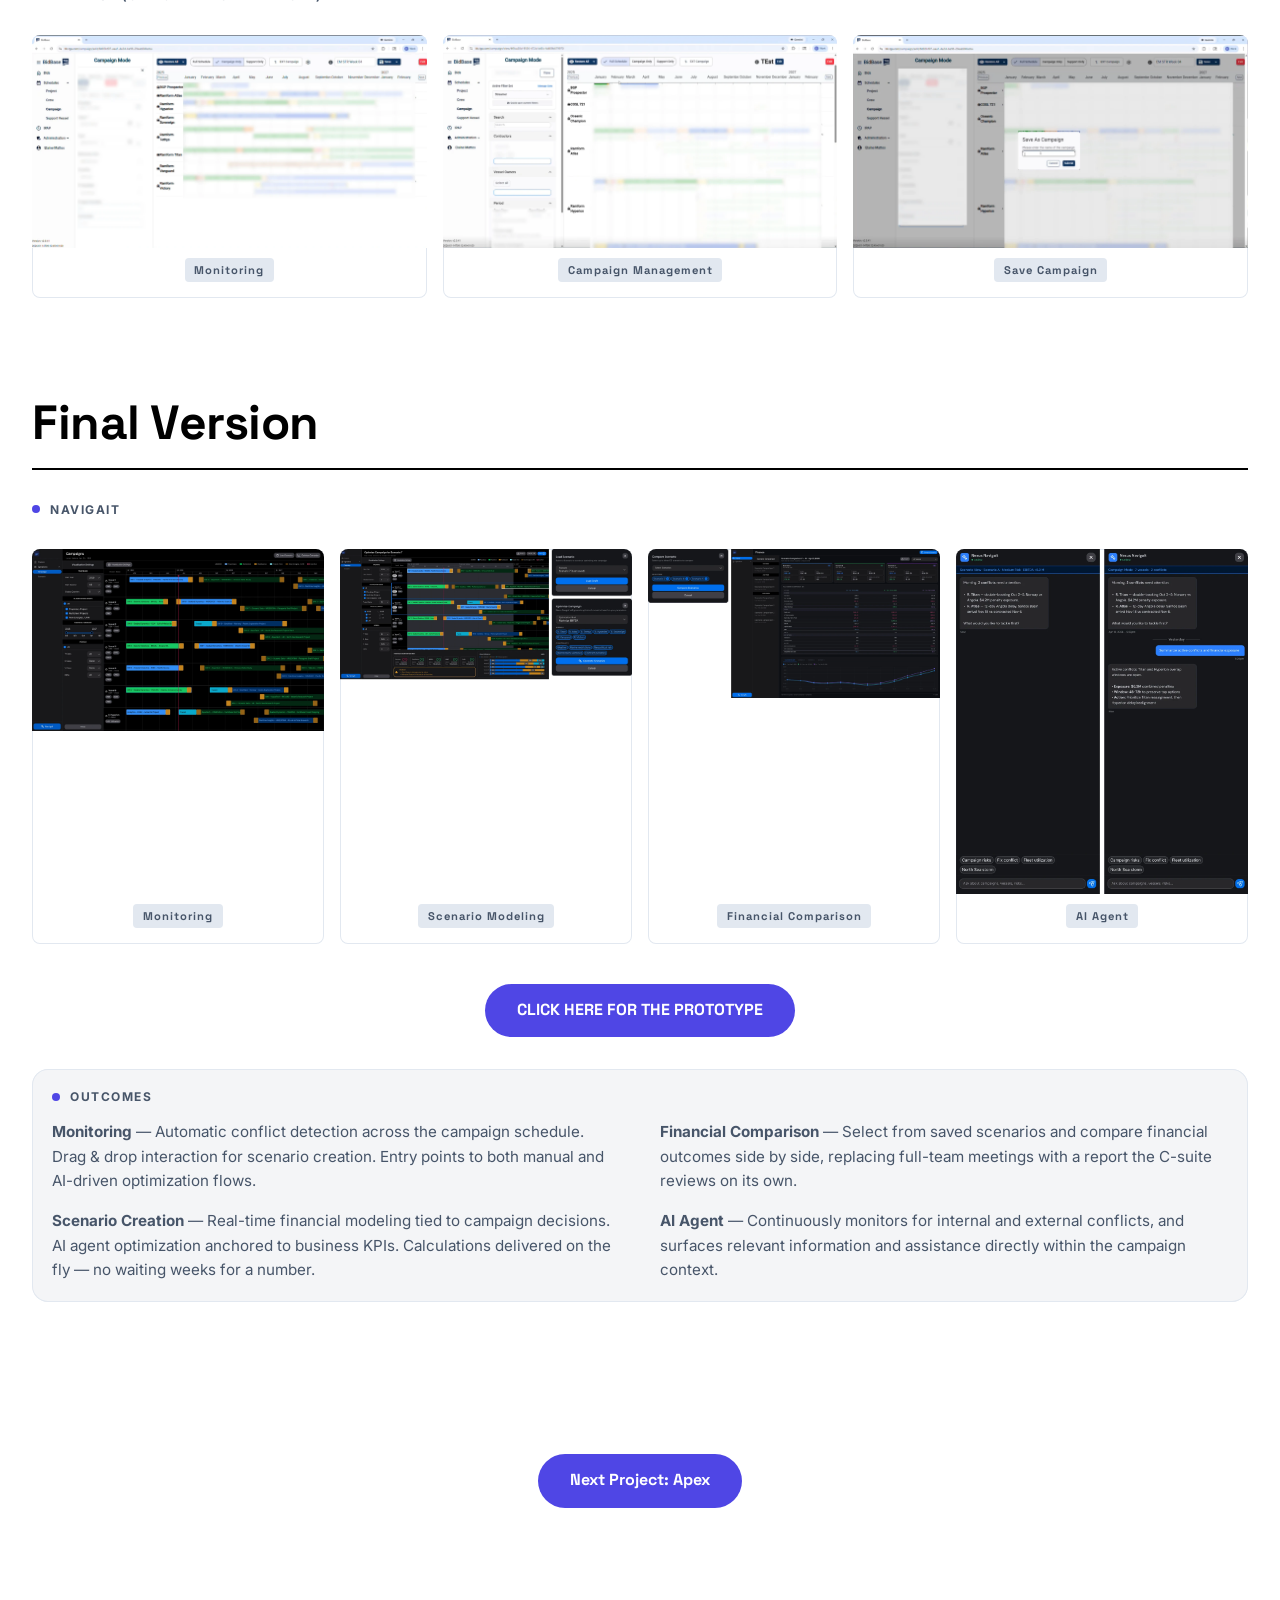
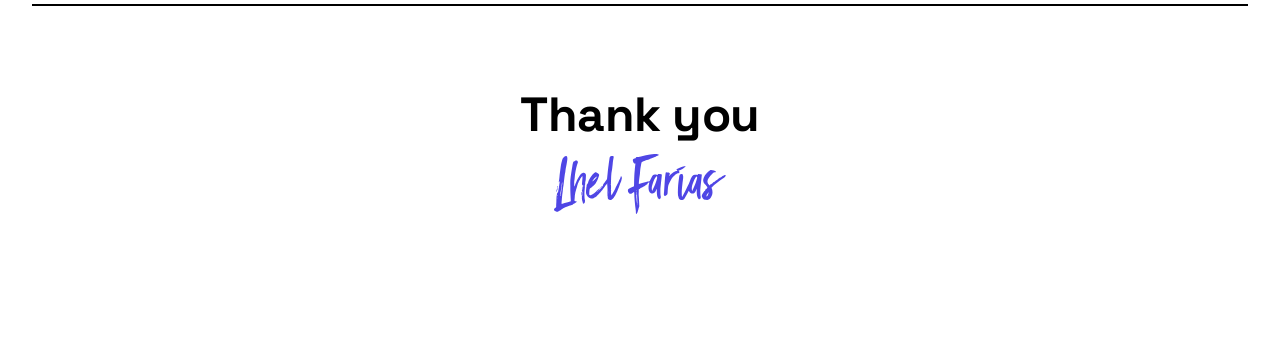
<file: navigait.html>
<!DOCTYPE html>
<html lang="en">
<head>
  <meta charset="UTF-8">
  <meta name="viewport" content="width=device-width, initial-scale=1">
  <title>Navigait — Lhel Farías</title>
  <script>document.documentElement.classList.add('js');</script>
  <link rel="preconnect" href="https://fonts.googleapis.com">
  <link rel="preconnect" href="https://fonts.gstatic.com" crossorigin>
  <link rel="stylesheet" href="https://fonts.googleapis.com/css2?family=Inter:wght@400;500;600;700&family=Source+Sans+3:wght@700&family=Space+Grotesk:wght@400;700&display=swap">
  <link rel="stylesheet" href="styles.css">
  <script src="main.js" defer></script>
</head>
<body>

<a class="skip-link" href="#main">Skip to content</a>

<header class="site-header">
  <nav class="site-nav" aria-label="Main">
    <a class="nav-logo" href="index.html" data-scroll-top>
      <img src="assets/logo/logo.svg" alt="Lhel Farías" width="98" height="34">
    </a>
    <button class="nav-toggle" type="button" aria-expanded="false" aria-controls="nav-menu" aria-label="Menu">
      <span class="nav-toggle-icon" aria-hidden="true"></span>
    </button>
    <ul class="nav-menu" id="nav-menu">
      <li><a href="index.html" data-scroll-top>HOME</a></li>
      <li><a href="index.html#about">ABOUT</a></li>
      <li class="nav-item-work">
        <a href="index.html#work">WORK</a>
        <div class="nav-dropdown">
          <a href="navigait.html" aria-current="page">Navigait</a>
          <a href="apex.html">Apex</a>
          <a href="hyperlocal-bi.html">Hyperlocal BI Platform</a>
          <a href="chemical-program.html">Chemical Program</a>
          <a href="omnichannel-insurance.html">Omnichannel Insurance</a>
        </div>
      </li>
    </ul>
  </nav>
</header>

<main id="main" class="page">

  <!-- PROJECT INTRO -->
  <article class="project-card" data-gallery>
    <div class="proj-content">
      <span class="client-badge">TGS</span>
      <h1 class="proj-title">Navigait</h1>
      <ul class="skills-row">
          <li class="skill-pill">AI Design</li>
          <li class="skill-pill">Agentic Design</li>
          <li class="skill-pill">UI Design</li>
      </ul>
      <div class="proj-meta">
        <div class="proj-meta-item">
          <span class="proj-meta-label">Role</span>
          <span class="proj-meta-value">Lead Designer</span>
        </div>
        <div class="proj-meta-item">
          <span class="proj-meta-label">Duration</span>
          <span class="proj-meta-value">6 months</span>
        </div>
        <div class="proj-meta-item">
          <span class="proj-meta-label">Team</span>
          <span class="proj-meta-value">Devs, Data Science, QA, DM, PO, BA + IT/Commercial stakeholders</span>
        </div>
      </div>
      <p class="proj-desc">TGS operates a global fleet of seismic survey vessels. Managing it means juggling active surveys, signed contracts, and speculative bids — simultaneously. When anything goes wrong, the schedule doesn't just shift. It cascades. Conflict detection is manual, there's no scenario modeling and no financial visibility. Objectives include increasing vessel occupancy, reducing time on approval cycle, and optimizing business metrics.</p>
      <p class="proj-process">Most of what shipped came straight from user research — conflict detection, scenario creation, and the AI agent's logic were all things research showed were needed. The one exception was the financial comparison view: stakeholders asked for it directly, wanting numbers to back their decisions. The AI agent works in the background, flagging conflicts and surfacing relevant information while a scenario is being built.</p>
      <div class="proj-metrics">
        <p class="metric-text">Achievements: Automatic conflict detection across the campaign schedule. AI agent that generates optimized scenarios with integrated financial modeling. Scenario comparison view that compresses decision time. Iterated throughout based on direct user input.</p>
        <p class="metric-text">Challenge: Data required modeling before it could support reliable outputs. Infrastructure had to be built to support the financial calculations. AI integrated into the design workflow as a capability, not just a deliverable.</p>
      </div>
    </div>
    <div class="project-visual">
      <a class="mockup-link" href="assets/covers/cover-navigait.webp"><img width="1600" height="1726" src="assets/covers/cover-navigait.webp" alt="Navigait visual"></a>
    </div>
  </article>

  <!-- OLD VERSION -->
  <section class="phase-section" data-gallery>
    <h2 class="section-title">Old version</h2>
    <h3 class="card-label">Bid Base (Old Campaign Manager)</h3>
    <div class="mockups-row">
      <div class="mockup-frame">
        <a class="mockup-link" href="assets/navigait/od-monitoring.webp"><img width="1600" height="863" class="mockup-img" src="assets/navigait/od-monitoring.webp" alt="Old campaign manager: monitoring view" loading="lazy" decoding="async"></a>
        <div class="mockup-tag-wrap"><span class="mockup-tag">Monitoring</span></div>
      </div>
      <div class="mockup-frame">
        <a class="mockup-link" href="assets/navigait/od-campaign.webp"><img width="1600" height="863" class="mockup-img" src="assets/navigait/od-campaign.webp" alt="Old campaign manager: campaign management view" loading="lazy" decoding="async"></a>
        <div class="mockup-tag-wrap"><span class="mockup-tag">Campaign Management</span></div>
      </div>
      <div class="mockup-frame">
        <a class="mockup-link" href="assets/navigait/od-save.webp"><img width="1600" height="864" class="mockup-img" src="assets/navigait/od-save.webp" alt="Old campaign manager: save campaign view" loading="lazy" decoding="async"></a>
        <div class="mockup-tag-wrap"><span class="mockup-tag">Save Campaign</span></div>
      </div>
    </div>
  </section>

  <!-- FINAL VERSION -->
  <section class="phase-section" data-gallery>
    <h2 class="section-title">Final Version</h2>
    <h3 class="card-label">Navigait</h3>
    <div class="mockups-row">
      <div class="mockup-frame">
        <a class="mockup-link" href="assets/navigait/fv-monitoring.webp"><img width="1600" height="1000" class="mockup-img" src="assets/navigait/fv-monitoring.webp" alt="Final version: monitoring view" loading="lazy" decoding="async"></a>
        <div class="mockup-tag-wrap"><span class="mockup-tag">Monitoring</span></div>
      </div>
      <div class="mockup-frame">
        <a class="mockup-link" href="assets/navigait/fv-scenario.webp"><img width="1600" height="758" class="mockup-img" src="assets/navigait/fv-scenario.webp" alt="Final version: scenario modeling view" loading="lazy" decoding="async"></a>
        <div class="mockup-tag-wrap"><span class="mockup-tag">Scenario Modeling</span></div>
      </div>
      <div class="mockup-frame">
        <a class="mockup-link" href="assets/navigait/fv-finance.webp"><img width="1600" height="819" class="mockup-img" src="assets/navigait/fv-finance.webp" alt="Final version: financial comparison view" loading="lazy" decoding="async"></a>
        <div class="mockup-tag-wrap"><span class="mockup-tag">Financial Comparison</span></div>
      </div>
      <div class="mockup-frame">
        <a class="mockup-link" href="assets/navigait/fv-agent.webp"><img width="1016" height="1200" class="mockup-img" src="assets/navigait/fv-agent.webp" alt="Final version: AI agent view" loading="lazy" decoding="async"></a>
        <div class="mockup-tag-wrap"><span class="mockup-tag">AI Agent</span></div>
      </div>
    </div>
    <div class="cta-row">
      <a class="btn-primary" href="https://claude.ai/public/artifacts/3a68da14-4074-43b6-861a-8c118892c58a" target="_blank" rel="noopener">CLICK HERE FOR THE PROTOTYPE<span class="visually-hidden"> (opens in a new tab)</span></a>
    </div>
    <div class="info-card">
      <h3 class="card-label">Outcomes</h3>
      <div class="info-columns">
        <div class="info-col">
          <p class="info-text"><strong>Monitoring</strong> — Automatic conflict detection across the campaign schedule. Drag &amp; drop interaction for scenario creation. Entry points to both manual and AI-driven optimization flows.</p>
          <p class="info-text"><strong>Scenario Creation</strong> — Real-time financial modeling tied to campaign decisions. AI agent optimization anchored to business KPIs. Calculations delivered on the fly — no waiting weeks for a number.</p>
        </div>
        <div class="info-col">
          <p class="info-text"><strong>Financial Comparison</strong> — Select from saved scenarios and compare financial outcomes side by side, replacing full-team meetings with a report the C-suite reviews on its own.</p>
          <p class="info-text"><strong>AI Agent</strong> — Continuously monitors for internal and external conflicts, and surfaces relevant information and assistance directly within the campaign context.</p>
        </div>
      </div>
    </div>
  </section>

  <div class="case-cta">
    <a class="btn-primary" href="apex.html">Next Project: Apex<span class="visually-hidden"> (view case study)</span></a>
  </div>

</main>

<footer class="site-footer">
  <h2 class="footer-title">Thank you</h2>
  <a href="index.html" data-scroll-top>
    <img src="assets/logo/logo.svg" alt="Lhel Farías" width="172" height="60">
  </a>
</footer>

</body>
</html>
</file>
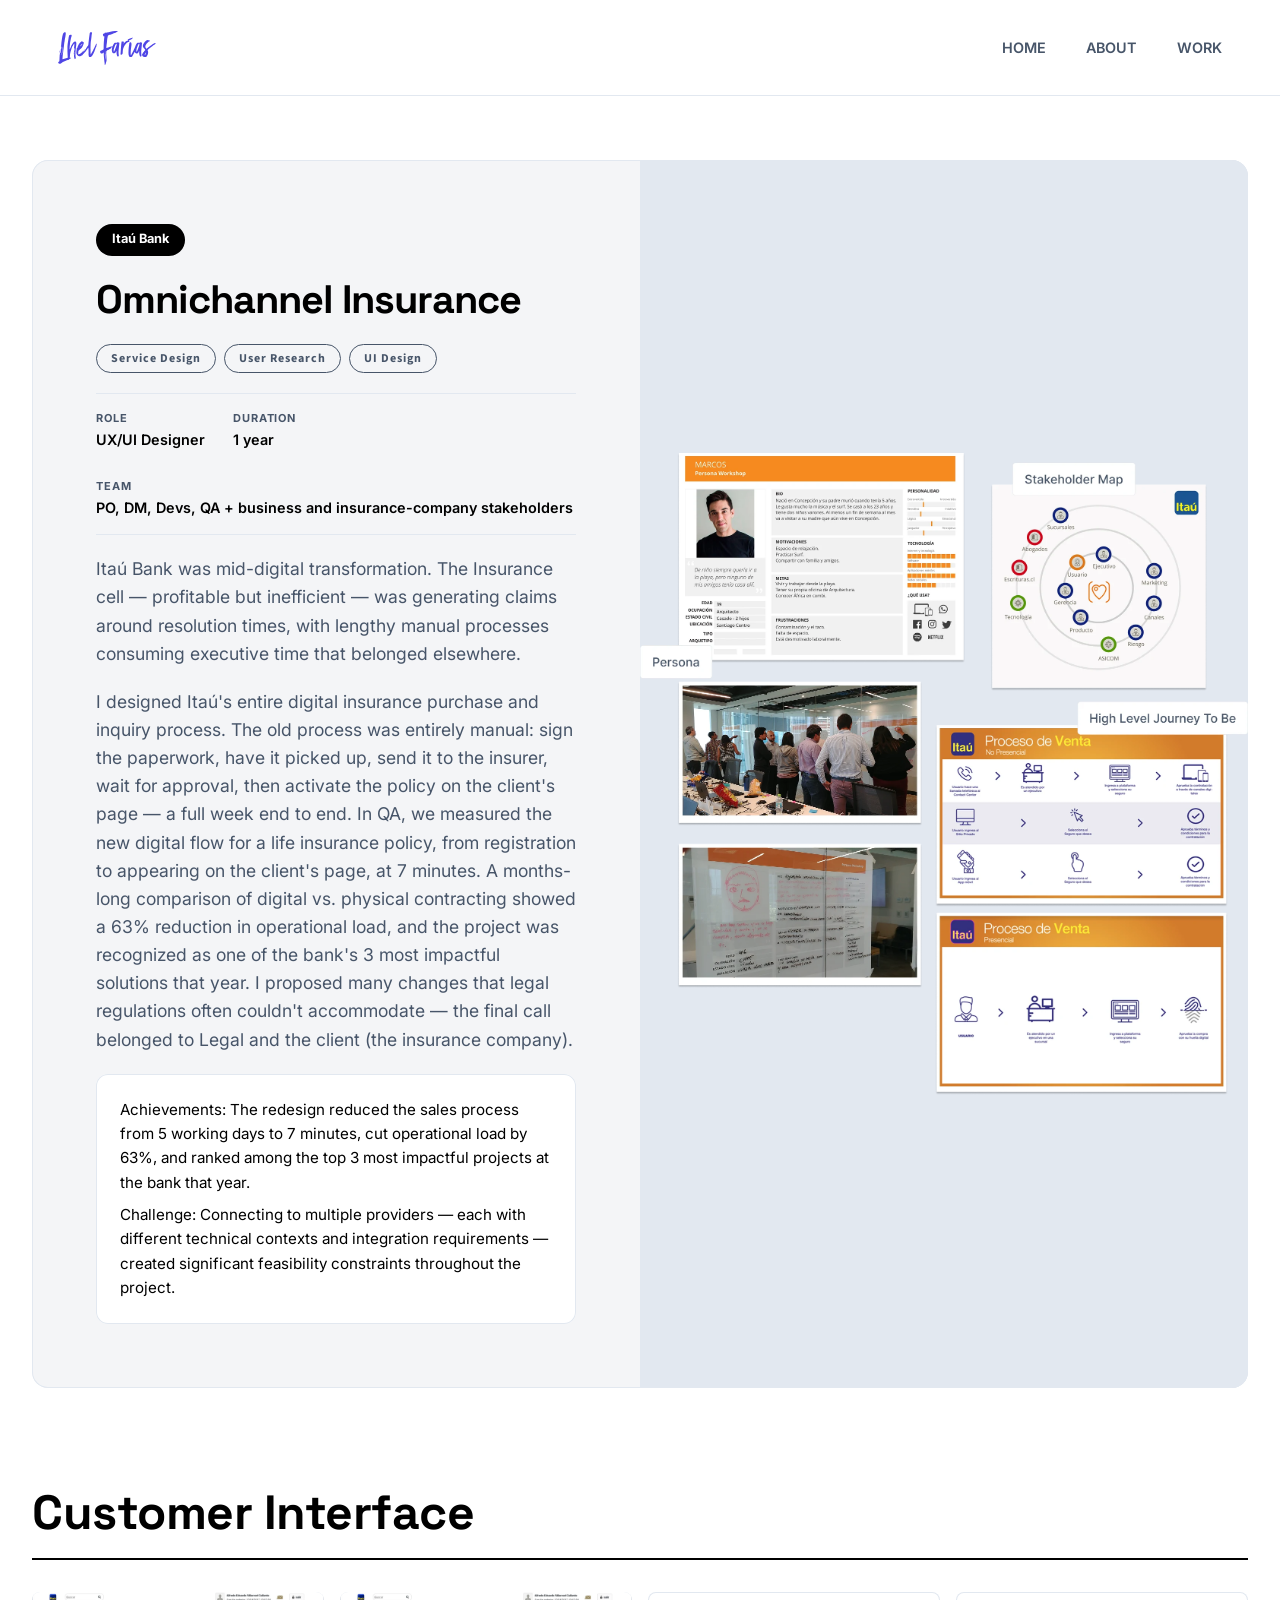
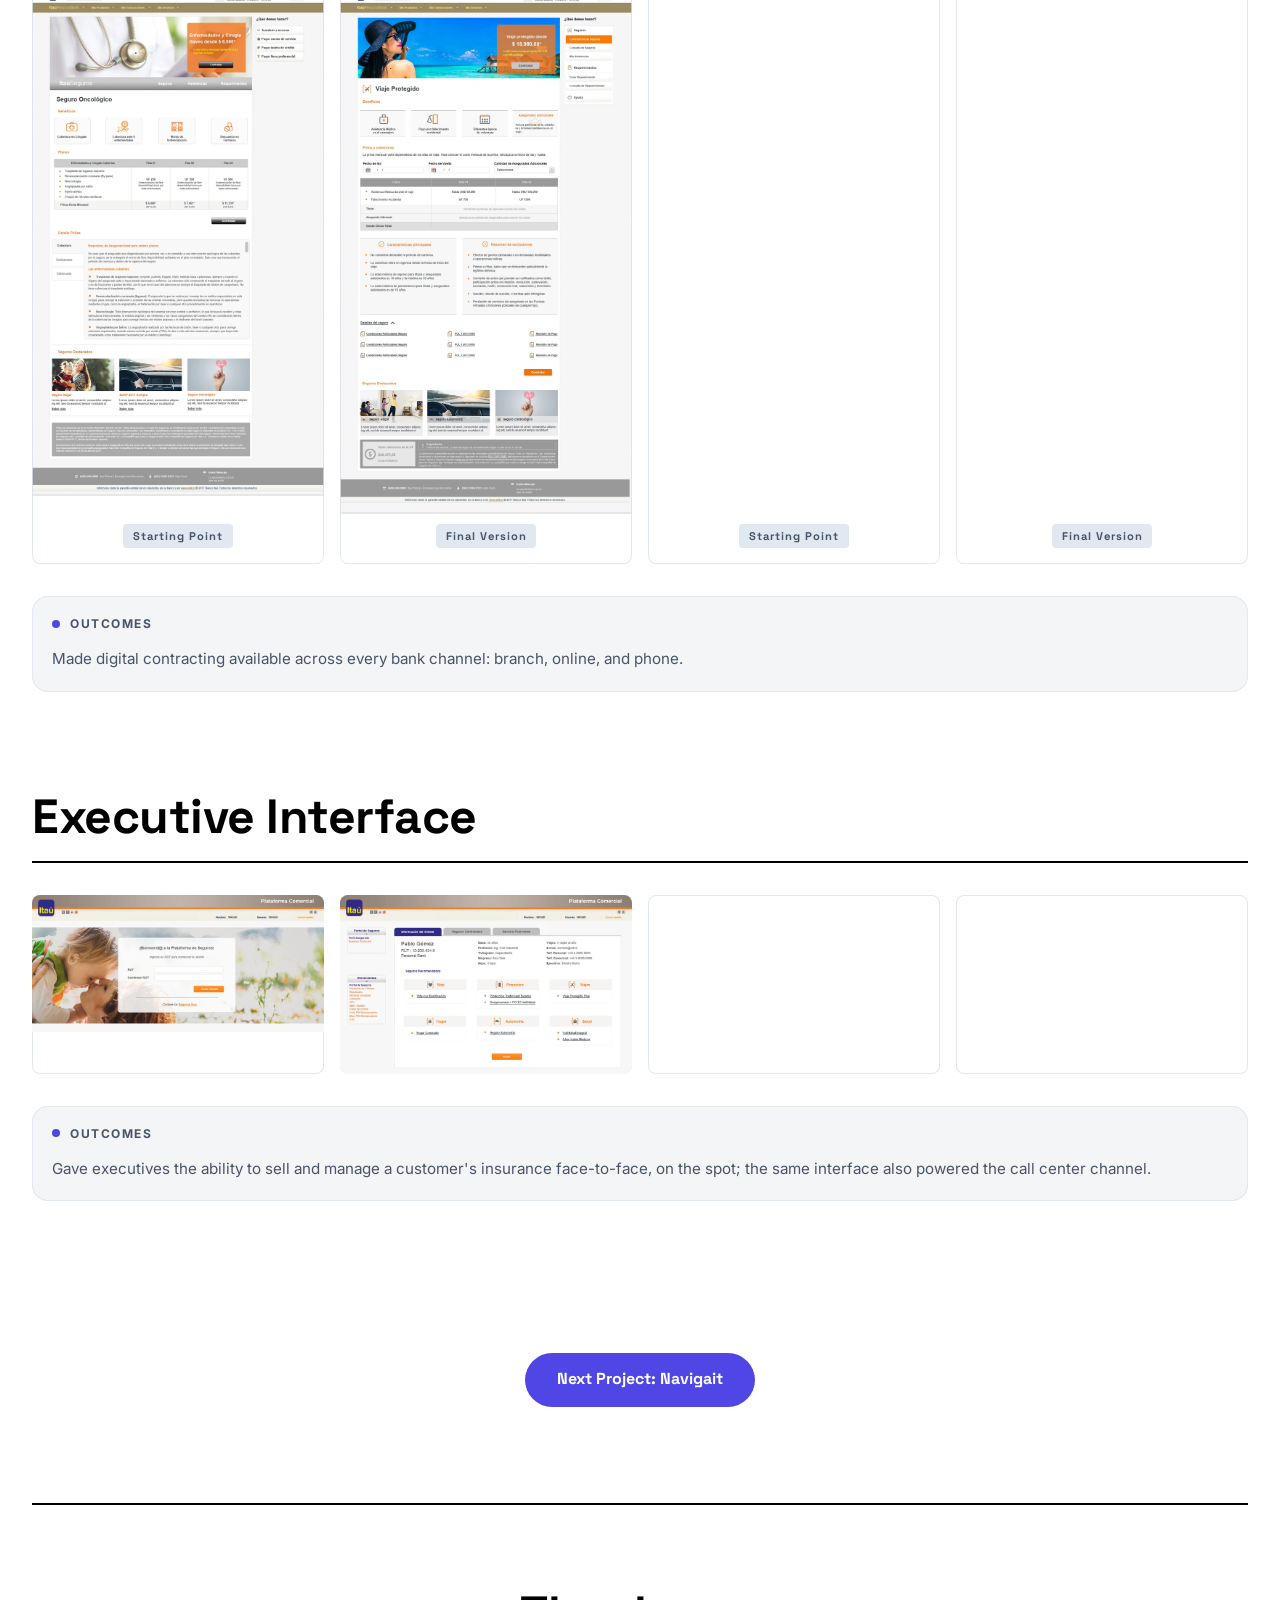
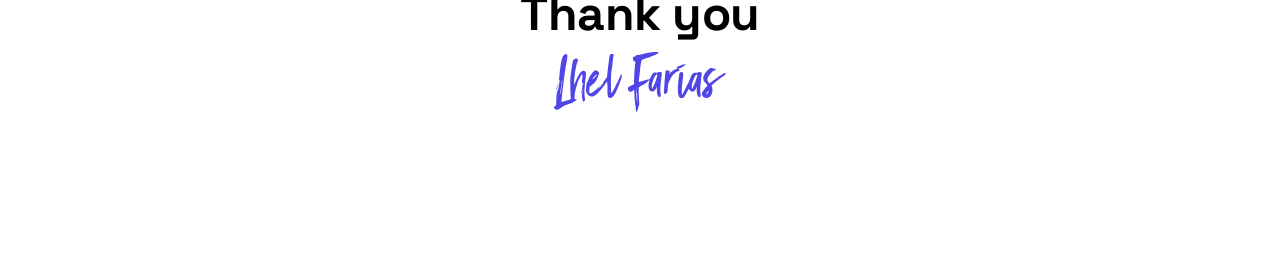
<file: omnichannel-insurance.html>
<!DOCTYPE html>
<html lang="en">
<head>
  <meta charset="UTF-8">
  <meta name="viewport" content="width=device-width, initial-scale=1">
  <title>Omnichannel Insurance — Lhel Farías</title>
  <script>document.documentElement.classList.add('js');</script>
  <link rel="preconnect" href="https://fonts.googleapis.com">
  <link rel="preconnect" href="https://fonts.gstatic.com" crossorigin>
  <link rel="stylesheet" href="https://fonts.googleapis.com/css2?family=Inter:wght@400;500;600;700&family=Source+Sans+3:wght@700&family=Space+Grotesk:wght@400;700&display=swap">
  <link rel="stylesheet" href="styles.css">
  <script src="main.js" defer></script>
</head>
<body>

<a class="skip-link" href="#main">Skip to content</a>

<header class="site-header">
  <nav class="site-nav" aria-label="Main">
    <a class="nav-logo" href="index.html" data-scroll-top>
      <img src="assets/logo/logo.svg" alt="Lhel Farías" width="98" height="34">
    </a>
    <button class="nav-toggle" type="button" aria-expanded="false" aria-controls="nav-menu" aria-label="Menu">
      <span class="nav-toggle-icon" aria-hidden="true"></span>
    </button>
    <ul class="nav-menu" id="nav-menu">
      <li><a href="index.html" data-scroll-top>HOME</a></li>
      <li><a href="index.html#about">ABOUT</a></li>
      <li class="nav-item-work">
        <a href="index.html#work">WORK</a>
        <div class="nav-dropdown">
          <a href="navigait.html">Navigait</a>
          <a href="apex.html">Apex</a>
          <a href="hyperlocal-bi.html">Hyperlocal BI Platform</a>
          <a href="chemical-program.html">Chemical Program</a>
          <a href="omnichannel-insurance.html" aria-current="page">Omnichannel Insurance</a>
        </div>
      </li>
    </ul>
  </nav>
</header>

<main id="main" class="page">

  <!-- PROJECT INTRO -->
  <article class="project-card" data-gallery>
    <div class="proj-content">
      <span class="client-badge">Itaú Bank</span>
      <h1 class="proj-title">Omnichannel Insurance</h1>
      <ul class="skills-row">
          <li class="skill-pill">Service Design</li>
          <li class="skill-pill">User Research</li>
          <li class="skill-pill">UI Design</li>
      </ul>
      <div class="proj-meta">
        <div class="proj-meta-item">
          <span class="proj-meta-label">Role</span>
          <span class="proj-meta-value">UX/UI Designer</span>
        </div>
        <div class="proj-meta-item">
          <span class="proj-meta-label">Duration</span>
          <span class="proj-meta-value">1 year</span>
        </div>
        <div class="proj-meta-item">
          <span class="proj-meta-label">Team</span>
          <span class="proj-meta-value">PO, DM, Devs, QA + business and insurance-company stakeholders</span>
        </div>
      </div>
      <p class="proj-desc">Itaú Bank was mid-digital transformation. The Insurance cell — profitable but inefficient — was generating claims around resolution times, with lengthy manual processes consuming executive time that belonged elsewhere.</p>
      <p class="proj-process">I designed Itaú's entire digital insurance purchase and inquiry process. The old process was entirely manual: sign the paperwork, have it picked up, send it to the insurer, wait for approval, then activate the policy on the client's page — a full week end to end. In QA, we measured the new digital flow for a life insurance policy, from registration to appearing on the client's page, at 7 minutes. A months-long comparison of digital vs. physical contracting showed a 63% reduction in operational load, and the project was recognized as one of the bank's 3 most impactful solutions that year. I proposed many changes that legal regulations often couldn't accommodate — the final call belonged to Legal and the client (the insurance company).</p>
      <div class="proj-metrics">
        <p class="metric-text">Achievements: The redesign reduced the sales process from 5 working days to 7 minutes, cut operational load by 63%, and ranked among the top 3 most impactful projects at the bank that year.</p>
        <p class="metric-text">Challenge: Connecting to multiple providers — each with different technical contexts and integration requirements — created significant feasibility constraints throughout the project.</p>
      </div>
    </div>
    <div class="project-visual">
      <a class="mockup-link" href="assets/covers/cover-omnichannel-insurance.webp"><img width="1600" height="1689" src="assets/covers/cover-omnichannel-insurance.webp" alt="Omnichannel Insurance"></a>
    </div>
  </article>

  <!-- CUSTOMER INTERFACE -->
  <section class="phase-section" data-gallery>
    <h2 class="section-title">Customer Interface</h2>
    <div class="mockups-row">
      <div class="mockup-frame">
        <a class="mockup-link" href="assets/omnichannel/ci-landing-sp.webp"><img width="1608" height="2777" class="mockup-img" src="assets/omnichannel/ci-landing-sp.webp" alt="Customer interface landing: starting point" loading="lazy" decoding="async"></a>
        <div class="mockup-tag-wrap"><span class="mockup-tag">Starting Point</span></div>
      </div>
      <div class="mockup-frame">
        <a class="mockup-link" href="assets/omnichannel/ci-landing-fv.webp"><img width="1608" height="2877" class="mockup-img" src="assets/omnichannel/ci-landing-fv.webp" alt="Customer interface landing: final version" loading="lazy" decoding="async"></a>
        <div class="mockup-tag-wrap"><span class="mockup-tag">Final Version</span></div>
      </div>
      <div class="mockup-frame">
        <a class="mockup-link" href="assets/omnichannel/ci-detail-sp.webp"><img width="1608" height="1914" class="mockup-img" src="assets/omnichannel/ci-detail-sp.webp" alt="Customer interface detail: starting point" loading="lazy" decoding="async"></a>
        <div class="mockup-tag-wrap"><span class="mockup-tag">Starting Point</span></div>
      </div>
      <div class="mockup-frame">
        <a class="mockup-link" href="assets/omnichannel/ci-detail-fv.webp"><img width="1608" height="1671" class="mockup-img" src="assets/omnichannel/ci-detail-fv.webp" alt="Customer interface detail: final version" loading="lazy" decoding="async"></a>
        <div class="mockup-tag-wrap"><span class="mockup-tag">Final Version</span></div>
      </div>
    </div>
    <div class="info-card">
      <h3 class="card-label">Outcomes</h3>
      <p class="info-text">Made digital contracting available across every bank channel: branch, online, and phone.</p>
    </div>
  </section>

  <!-- EXECUTIVE INTERFACE -->
  <section class="phase-section" data-gallery>
    <h2 class="section-title">Executive Interface</h2>
    <div class="mockups-row">
      <div class="mockup-frame">
        <a class="mockup-link" href="assets/omnichannel/ei-exec-1.webp"><img width="1584" height="741" class="mockup-img" src="assets/omnichannel/ei-exec-1.webp" alt="Executive interface screen 1" loading="lazy" decoding="async"></a>
      </div>
      <div class="mockup-frame">
        <a class="mockup-link" href="assets/omnichannel/ei-exec-2.webp"><img width="1600" height="979" class="mockup-img" src="assets/omnichannel/ei-exec-2.webp" alt="Executive interface screen 2" loading="lazy" decoding="async"></a>
      </div>
      <div class="mockup-frame">
        <a class="mockup-link" href="assets/omnichannel/ei-exec-3.webp"><img width="1600" height="777" class="mockup-img" src="assets/omnichannel/ei-exec-3.webp" alt="Executive interface screen 3" loading="lazy" decoding="async"></a>
      </div>
      <div class="mockup-frame">
        <a class="mockup-link" href="assets/omnichannel/ei-exec-4.webp"><img width="1600" height="770" class="mockup-img" src="assets/omnichannel/ei-exec-4.webp" alt="Executive interface screen 4" loading="lazy" decoding="async"></a>
      </div>
    </div>
    <div class="info-card">
      <h3 class="card-label">Outcomes</h3>
      <p class="info-text">Gave executives the ability to sell and manage a customer's insurance face-to-face, on the spot; the same interface also powered the call center channel.</p>
    </div>
  </section>

  <div class="case-cta">
    <a class="btn-primary" href="navigait.html">Next Project: Navigait<span class="visually-hidden"> (view case study)</span></a>
  </div>

</main>

<footer class="site-footer">
  <h2 class="footer-title">Thank you</h2>
  <a href="index.html" data-scroll-top>
    <img src="assets/logo/logo.svg" alt="Lhel Farías" width="172" height="60">
  </a>
</footer>

</body>
</html>
</file>
<file: styles.css>
/* ==========================================================================
   Lhel Farías — Portfolio
   Shared styles for every page.

   1. Tokens
   2. Base
   3. Header & navigation
   4. Layout
   5. Shared components
   6. Home: hero
   7. Home: about
   8. Projects (home list + case-study hero)
   9. Footer
   10. Case studies
   11. Image viewer
   ========================================================================== */


/* 1. Tokens
   ========================================================================== */

:root {
  --color-accent: #4F46E5;
  --color-accent-hover: #4338CA;
  --color-ink: #000;
  --color-muted: #475569;
  --color-border: #E2E8F0;
  --color-surface: #F4F5F7;
  --color-bg: #fff;

  --font-display: 'Space Grotesk', system-ui, sans-serif;
  --font-body: 'Inter', system-ui, sans-serif;
  --font-pill: 'Source Sans 3', system-ui, sans-serif;

  --radius-lg: 16px;
  --radius-md: 12px;
  --radius-sm: 8px;
  --radius-pill: 50px;
  --ring: inset 0 0 0 1px var(--color-border);

  --nav-h: 96px;
  --nav-pad-x: clamp(16px, 4.5vw, 64px);
  --page-max: 1400px;
  --page-pad-x: clamp(16px, 3vw, 32px);
  --section-gap: clamp(56px, 8vw, 96px);
  --card-pad: clamp(24px, 4vw, 40px);
}

@media (max-width: 768px) {
  :root { --nav-h: 64px; }
}


/* 2. Base
   ========================================================================== */

*, *::before, *::after { box-sizing: border-box; margin: 0; padding: 0; }

html { -webkit-text-size-adjust: 100%; text-size-adjust: 100%; }

@media (prefers-reduced-motion: no-preference) {
  html { scroll-behavior: smooth; }
}

body {
  font-family: var(--font-body);
  line-height: 1.5;
  color: var(--color-ink);
  background: var(--color-bg);
  -webkit-font-smoothing: antialiased;
}

img, svg { display: block; max-width: 100%; height: auto; }
ul, ol { list-style: none; }
button { font: inherit; color: inherit; background: none; border: 0; cursor: pointer; }

:focus-visible { outline: 2px solid var(--color-accent); outline-offset: 3px; }

/* Anchor targets land below the sticky header. */
[id] { scroll-margin-top: calc(var(--nav-h) + 16px); }

.visually-hidden {
  position: absolute !important;
  width: 1px; height: 1px;
  margin: -1px; padding: 0;
  overflow: hidden;
  clip: rect(0 0 0 0);
  white-space: nowrap;
  border: 0;
}

.skip-link {
  position: absolute; top: -100px; left: 16px; z-index: 300;
  padding: 10px 16px;
  border-radius: var(--radius-sm);
  background: var(--color-ink);
  color: #fff;
  font-weight: 600;
  text-decoration: none;
}
.skip-link:focus { top: 16px; }


/* 3. Header & navigation
   ========================================================================== */

.site-header {
  position: sticky; top: 0; z-index: 100;
  background: rgba(255, 255, 255, 0.95);
  border-bottom: 1px solid var(--color-border);
  -webkit-backdrop-filter: blur(8px);
  backdrop-filter: blur(8px);
}

.site-nav {
  height: calc(var(--nav-h) - 1px); /* header border completes the height */
  display: flex; align-items: center; justify-content: space-between;
  padding-inline: var(--nav-pad-x);
}

.nav-logo { flex-shrink: 0; }
.nav-logo img { width: 98px; height: 34px; }

.nav-toggle { display: none; }

.nav-menu { display: flex; align-items: center; gap: 40px; }
.nav-menu li { position: relative; }

.nav-menu a {
  display: block;
  font-size: 0.9rem; font-weight: 600; line-height: 1.6;
  color: var(--color-muted);
  text-decoration: none;
  white-space: nowrap;
  transition: color 0.15s;
}
.nav-menu a:hover { color: var(--color-accent); }

/* Desktop dropdown: opens on hover or keyboard focus.
   The delayed hide replaces the old JavaScript timeout. */
.nav-dropdown {
  /* Right-aligned: centered, it ran past the screen edge because WORK is the last item. */
  position: absolute; top: calc(100% + 8px); right: 0; z-index: 200;
  min-width: 230px;
  display: flex; flex-direction: column;
  background: var(--color-bg);
  border: 1px solid var(--color-border);
  border-radius: var(--radius-md);
  box-shadow: 0 8px 32px rgba(0, 0, 0, 0.12);
  opacity: 0;
  visibility: hidden;
  transition: opacity 0.15s ease 0.2s, visibility 0s linear 0.35s;
}

/* Invisible bridge across the 8px gap so the pointer can reach the menu. */
.nav-dropdown::before {
  content: '';
  position: absolute; left: 0; right: 0; bottom: 100%;
  height: 9px;
}

.nav-item-work:hover .nav-dropdown,
.nav-item-work:focus-within .nav-dropdown {
  opacity: 1;
  visibility: visible;
  transition: opacity 0.15s ease, visibility 0s;
}

.nav-dropdown a {
  padding: 12px 20px;
  font-size: 14px; font-weight: 500; line-height: 1.25;
  transition: background-color 0.12s, color 0.12s;
}
.nav-dropdown a:first-child { border-radius: 11px 11px 0 0; }
.nav-dropdown a:last-child { border-radius: 0 0 11px 11px; }
.nav-dropdown a:hover { background: var(--color-surface); color: var(--color-accent); }

@media (max-width: 768px) {
  /* Without JavaScript the links stay inline instead of hiding behind a dead button. */
  .nav-menu { gap: 20px; }

  .js .nav-toggle {
    display: grid; place-items: center;
    width: 44px; height: 44px;
    margin-right: -10px;
    border-radius: var(--radius-sm);
  }

  .nav-toggle-icon,
  .nav-toggle-icon::before,
  .nav-toggle-icon::after {
    display: block;
    width: 22px; height: 2px;
    border-radius: 2px;
    background: var(--color-ink);
    transition: transform 0.2s ease, background-color 0.2s ease;
  }
  .nav-toggle-icon { position: relative; }
  .nav-toggle-icon::before,
  .nav-toggle-icon::after { content: ''; position: absolute; left: 0; }
  .nav-toggle-icon::before { top: -7px; }
  .nav-toggle-icon::after { top: 7px; }

  .site-nav.is-open .nav-toggle-icon { background: transparent; }
  .site-nav.is-open .nav-toggle-icon::before { transform: translateY(7px) rotate(45deg); }
  .site-nav.is-open .nav-toggle-icon::after { transform: translateY(-7px) rotate(-45deg); }

  /* Slide-down panel */
  .js .nav-menu {
    position: absolute; top: 100%; left: 0; right: 0;
    flex-direction: column; align-items: stretch; gap: 0;
    padding: 4px var(--nav-pad-x) 16px;
    background: var(--color-bg);
    border-bottom: 1px solid var(--color-border);
    box-shadow: 0 12px 24px rgba(0, 0, 0, 0.06);
    opacity: 0;
    visibility: hidden;
    transform: translateY(-8px);
    transition: opacity 0.2s ease, transform 0.2s ease, visibility 0s linear 0.2s;
  }
  .js .site-nav.is-open .nav-menu {
    opacity: 1;
    visibility: visible;
    transform: none;
    transition: opacity 0.2s ease, transform 0.2s ease, visibility 0s;
  }

  .js .nav-menu > li + li { border-top: 1px solid var(--color-border); }
  .js .nav-menu a { padding: 12px 0; font-size: 1rem; }

  /* Project links show as an indented list inside the panel. */
  .js .nav-dropdown {
    position: static;
    min-width: 0;
    padding: 0 0 8px 16px;
    background: none;
    border: 0;
    border-radius: 0;
    box-shadow: none;
    transform: none;
    opacity: 1;
    visibility: inherit; /* follows the panel's open/closed state */
    transition: none;
  }
  .js .nav-dropdown::before { content: none; }
  .js .nav-dropdown a { padding: 10px 0; font-size: 0.9375rem; border-radius: 0; }
  .js .nav-dropdown a:hover { background: none; }
}

@media (prefers-reduced-motion: reduce) {
  .nav-dropdown,
  .nav-toggle-icon,
  .nav-toggle-icon::before,
  .nav-toggle-icon::after,
  .js .nav-menu,
  .js .site-nav.is-open .nav-menu { transition: none; }
}


/* 4. Layout
   ========================================================================== */

.page {
  width: 100%;
  max-width: var(--page-max);
  margin-inline: auto;
  padding: clamp(32px, 6vw, 64px) var(--page-pad-x) var(--section-gap);
  display: flex; flex-direction: column;
  gap: var(--section-gap);
}


/* 5. Shared components
   ========================================================================== */

.section-title,
.footer-title {
  font-family: var(--font-display);
  font-size: clamp(2rem, 1.25rem + 2.2vw, 3rem);
  font-weight: 700;
  line-height: 1.2;
  letter-spacing: -0.5px;
}

.section-title {
  padding-bottom: 16px;
  margin-bottom: 32px;
  border-bottom: 2px solid var(--color-ink);
}

.card-label {
  display: flex; align-items: center; gap: 10px;
  font-size: 12px; font-weight: 700; line-height: 1.25;
  letter-spacing: 1.5px;
  text-transform: uppercase;
  color: var(--color-muted);
}
.card-label::before {
  content: '';
  flex-shrink: 0;
  width: 8px; height: 8px;
  border-radius: 50%;
  background: var(--color-accent);
}

.skills-row { display: flex; flex-wrap: wrap; gap: 8px; }

.skill-pill {
  display: inline-flex; align-items: center;
  padding: 6px 14px;
  border: 1.5px solid var(--color-muted);
  border-radius: 40px;
  font-family: var(--font-pill);
  font-size: 12px; font-weight: 700; line-height: 1.25;
  letter-spacing: 1px;
  color: var(--color-muted);
}

.btn-primary {
  display: inline-flex; align-items: center; justify-content: center;
  width: fit-content;
  margin-top: 8px;
  padding: 13px 32px 15px;
  border-radius: var(--radius-pill);
  background: var(--color-accent);
  color: #fff;
  font-family: var(--font-display);
  font-size: 1rem; font-weight: 700; line-height: 1.6;
  text-align: center;
  text-decoration: none;
  transition: background-color 0.2s;
}
.btn-primary:hover { background: var(--color-accent-hover); }


/* 6. Home: hero
   ========================================================================== */

.hero-bento {
  display: flex; align-items: flex-start; gap: 24px;
  min-height: 586px;
  padding: 0 40px;
  border-radius: var(--radius-lg);
  background: var(--color-bg);
  box-shadow: inset 0 0 0 2px var(--color-ink);
}

.hero-photo-col {
  flex: 0 1 431px;
  align-self: stretch;
  display: flex; flex-direction: column; align-items: center; gap: 24px;
  padding: 40px 0;
}

.hero-photo {
  width: 100%;
  aspect-ratio: 1 / 1;
  border-radius: var(--radius-sm);
  overflow: hidden;
}
.hero-photo img { width: 100%; height: 100%; object-fit: cover; object-position: center 5%; }

.welcome-badge {
  display: inline-flex; align-items: center; justify-content: center;
  min-height: 40px;
  padding: 8px 24px;
  border-radius: var(--radius-pill);
  background: var(--color-surface);
  box-shadow: var(--ring);
  font-size: 0.85rem; font-weight: 600; line-height: 1.25;
  letter-spacing: 1px;
  color: var(--color-accent);
  text-align: center;
}

.hero-content {
  flex: 1 1 420px;
  min-width: 0;
  display: flex; flex-direction: column; align-items: center; justify-content: center; gap: 24px;
  padding: 80px 0;
  text-align: center;
}

.hero-content h1 {
  max-width: 1000px;
  font-family: var(--font-display);
  font-size: clamp(2.25rem, 1rem + 4vw, 4.5rem);
  font-weight: 700;
  line-height: 1.1;
  letter-spacing: -0.028em;
  text-wrap: pretty;
}

.hero-content p {
  max-width: 700px;
  font-size: clamp(1.0625rem, 0.95rem + 0.4vw, 1.25rem);
  line-height: 1.6;
  color: var(--color-muted);
}

@media (max-width: 900px) {
  .hero-bento {
    flex-direction: column; align-items: stretch; gap: 0;
    min-height: 0;
    padding: 0 var(--card-pad);
  }
  .hero-photo-col {
    flex: none;
    width: 100%; max-width: 360px;
    margin-inline: auto;
    padding: var(--card-pad) 0 0;
  }
  .hero-content { flex: none; padding: 32px 0 var(--card-pad); }
}


/* 7. Home: about
   ========================================================================== */

.about-body {
  display: flex; flex-direction: column;
  gap: clamp(32px, 5vw, 48px);
}

.about-intro-row {
  display: flex;
  align-items: flex-start;
  gap: clamp(24px, 4vw, 40px);
}

.about-badge { width: 140px; height: auto; flex-shrink: 0; }

.about-intro {
  flex: 1 1 auto;
  min-width: 0;
  font-family: var(--font-display);
  font-size: clamp(1.25rem, 1rem + 0.8vw, 1.6rem);
  line-height: 1.45;
  letter-spacing: -0.3px;
  max-width: 640px;
}

@media (max-width: 560px) {
  .about-intro-row { flex-direction: column; gap: 20px; }
  .about-badge { width: 100px; }
}

.about-divider { border: 0; border-top: 1px solid var(--color-border); margin: 0; }

.about-grid {
  display: grid;
  grid-template-columns: minmax(0, 400px) minmax(0, 1fr);
  gap: clamp(40px, 6vw, 72px);
  align-items: start;
}

.about-col-left { display: flex; flex-direction: column; gap: clamp(32px, 5vw, 48px); }

.about-col-right {
  padding-left: clamp(40px, 6vw, 72px);
  border-left: 1px solid var(--color-border);
}

.about-block { display: flex; flex-direction: column; }

.about-label {
  font-family: var(--font-display);
  font-size: 1.25rem;
  font-weight: 700;
  letter-spacing: -0.3px;
  margin: 0 0 20px;
}

.about-edu-list { display: flex; flex-direction: column; gap: 14px; list-style: none; margin: 0; padding: 0; }
.about-edu-row {
  display: flex; align-items: center; justify-content: space-between;
  gap: 24px;
  padding-bottom: 14px;
  border-bottom: 1px solid var(--color-border);
  font-size: 0.95rem;
}
.about-edu-row:last-child { border-bottom: 0; padding-bottom: 0; }
.about-edu-row img { height: 32px; width: auto; max-width: 110px; object-fit: contain; flex-shrink: 0; }
.about-edu-row span { color: var(--color-muted); text-align: right; }

.about-toolkit { margin: 0 0 16px; font-size: 1.05rem; line-height: 1.8; }

.about-tools { display: flex; flex-wrap: wrap; align-items: flex-start; gap: 22px; }
.about-tools img { width: auto; height: 32px; }
/* logo above its name; a fixed width keeps the logos on a shared baseline */
.about-tools .tool { display: flex; flex-direction: column; align-items: center; gap: 7px; width: 62px; }
.about-tools .tool span {
  font-size: 0.75rem; line-height: 1.2;
  color: var(--color-muted); text-align: center;
}

.about-timeline { display: flex; flex-direction: column; gap: 40px; }
.about-tl-row { display: flex; gap: 32px; flex-wrap: wrap; }
.about-tl-date {
  flex: 0 0 120px;
  font-family: var(--font-display);
  font-size: 1.05rem;
  color: var(--color-accent);
}
.about-tl-content { flex: 1 1 320px; min-width: 0; display: flex; flex-direction: column; gap: 6px; }
.about-tl-role { font-size: 1.05rem; font-weight: 700; }
.about-tl-desc { margin: 0; font-size: 0.95rem; line-height: 1.7; color: var(--color-muted); max-width: 640px; }

/* Tablet: stack the two columns, swap the vertical divider for a horizontal one. */
@media (max-width: 860px) {
  .about-grid { grid-template-columns: 1fr; gap: clamp(32px, 5vw, 48px); }
  .about-col-right {
    padding-left: 0;
    border-left: 0;
    padding-top: clamp(32px, 5vw, 48px);
    border-top: 1px solid var(--color-border);
  }
}

/* Phones: simplify rows further. */
@media (max-width: 600px) {
  .about-tl-row { flex-direction: column; gap: 6px; }
  .about-tl-date { flex: none; }
  .about-tl-content { flex: none; }
  .about-edu-row { flex-direction: column; align-items: flex-start; gap: 4px; }
  .about-edu-row span { text-align: left; }
}


/* 8. Projects (home list + case-study hero)
   ========================================================================== */

.projects-stack { display: flex; flex-direction: column; gap: clamp(32px, 5vw, 60px); }

.project-card {
  display: flex;
  min-height: 500px;
  border-radius: var(--radius-lg);
  background: var(--color-surface);
  box-shadow: var(--ring);
  overflow: hidden;
}

.proj-content {
  flex: 1 1 50%;
  min-width: 0;
  display: flex; flex-direction: column; justify-content: center; gap: 20px;
  padding: clamp(24px, 5vw, 64px);
}

.project-visual {
  flex: 1 1 50%;
  min-width: 0;
  display: flex; align-items: center; justify-content: center;
  background: var(--color-border);
  overflow: hidden;
}
.project-visual img { width: 100%; height: 100%; object-fit: contain; }

.client-badge {
  display: inline-flex;
  width: fit-content;
  padding: 5px 16px 7px;
  border-radius: var(--radius-pill);
  background: var(--color-ink);
  color: #fff;
  font-size: 0.8rem; font-weight: 700; line-height: 1.6;
}

.proj-title {
  font-family: var(--font-display);
  font-size: clamp(1.75rem, 1.2rem + 1.6vw, 2.5rem);
  font-weight: 700;
  line-height: 1.2;
  letter-spacing: -1px;
}

.proj-desc {
  font-size: clamp(1rem, 0.95rem + 0.3vw, 1.1rem);
  line-height: 1.6;
  color: var(--color-muted);
}

.proj-meta {
  display: flex; flex-wrap: wrap;
  gap: 28px;
  padding: 16px 0;
  border-top: 1px solid var(--color-border);
  border-bottom: 1px solid var(--color-border);
}
.proj-meta-item { display: flex; flex-direction: column; gap: 2px; }
.proj-meta-label {
  font-size: 11px; font-weight: 700;
  letter-spacing: 0.08em;
  text-transform: uppercase;
  color: var(--color-muted);
}
.proj-meta-value { font-size: 0.9rem; font-weight: 600; }

@media (max-width: 500px) {
  .proj-meta { flex-direction: column; gap: 14px; }
}

.proj-process {
  margin: 0;
  font-size: clamp(1rem, 0.95rem + 0.3vw, 1.1rem);
  line-height: 1.6;
  color: var(--color-muted);
}

.proj-metrics {
  display: flex; flex-direction: column; gap: 8px;
  padding: clamp(20px, 2.5vw, 24px);
  border-radius: var(--radius-md);
  background: var(--color-bg);
  box-shadow: var(--ring);
}

.metric-text { font-size: 0.95rem; line-height: 1.6; }

/* Subtle zoom on the home list only, for pointer devices. */
@media (hover: hover) and (prefers-reduced-motion: no-preference) {
  .projects-stack .project-visual img { transition: transform 0.4s ease; }
  .projects-stack .project-card:hover .project-visual img { transform: scale(1.02); }
}

@media (max-width: 900px) {
  .project-card { flex-direction: column; min-height: 0; }
  .project-visual { order: -1; }
  .project-visual img { height: auto; }
}


/* 8b. Case-study end CTA
   ========================================================================== */

.case-cta {
  display: flex; align-items: center; justify-content: center;
  flex-wrap: wrap;
  gap: 20px;
  padding: clamp(32px, 5vw, 48px) 0 0;
}


/* 9. Footer
   ========================================================================== */

.site-footer {
  width: min(100% - 2 * var(--page-pad-x), var(--page-max) - 2 * var(--page-pad-x));
  margin: 0 auto clamp(32px, 6vw, 64px);
  padding: clamp(48px, 8vw, 80px) 0;
  display: flex; flex-direction: column; align-items: center; gap: 10px;
  border-top: 2px solid var(--color-ink);
}
.site-footer img { width: 172px; height: 60px; }


/* 10. Case studies
   ========================================================================== */

.phase-section { display: flex; flex-direction: column; gap: 32px; }
.phase-section > .section-title { margin-bottom: 0; }

.phase-cols {
  display: grid;
  grid-template-columns: repeat(2, minmax(0, 1fr));
  align-items: start;
  gap: 40px;
}
.phase-col { display: flex; flex-direction: column; gap: 20px; }

@media (max-width: 900px) {
  .phase-cols { grid-template-columns: minmax(0, 1fr); gap: 32px; }
}

/* Group headings inside a phase (Hyperlocal) */
.sublabel {
  display: flex; align-items: center; gap: 12px;
  padding-bottom: 10px;
  border-bottom: 1px solid var(--color-border);
  font-size: 1rem; font-weight: 700; line-height: 1.4;
  letter-spacing: 1.5px;
}
.sublabel::before {
  content: '';
  flex-shrink: 0;
  width: 10px; height: 10px;
  border-radius: 50%;
  background: var(--color-accent);
}
.sublabel-plain { color: var(--color-muted); }
.sublabel-plain::before { content: none; }

/* Mockup thumbnails */
.mockups-row { display: flex; align-items: stretch; gap: 16px; }

.mockup-frame {
  flex: 1 1 0;
  min-width: 0;
  display: flex; flex-direction: column;
  border-radius: var(--radius-sm);
  background: var(--color-bg);
  box-shadow: var(--ring);
  overflow: hidden;
}
.mockup-frame-narrow { flex: 0 1 220px; }

/* Each thumbnail is a link to the full image; main.js opens it in the viewer. */
.mockup-link {
  flex: 1; /* pushes the tag to the bottom so tags line up across a row */
  display: flex; align-items: flex-start; justify-content: center;
  width: 100%;
  cursor: zoom-in;
}
.mockup-link:focus-visible { outline-offset: -3px; }

.mockup-img { width: 100%; height: auto; max-height: 550px; object-fit: contain; }

.mockup-tag-wrap { display: flex; justify-content: center; padding: 10px 8px 16px; }
.mockup-tag {
  padding: 0.3rem 0.6rem;
  border-radius: 4px;
  background: var(--color-border);
  color: var(--color-muted);
  font-family: var(--font-display);
  font-size: 0.7rem; font-weight: 700; line-height: 1.3;
  letter-spacing: 1px;
  text-align: center;
}

/* Tablets and phones: two thumbnails per row; tap to enlarge. */
@media (max-width: 768px) {
  .mockups-row { flex-wrap: wrap; }
  .mockup-frame,
  .mockup-frame-narrow { flex: 1 1 calc(50% - 8px); }
}

/* One column per step, each step stacking its own screens (Apex) */
.step-cols {
  display: grid;
  grid-template-columns: repeat(3, minmax(0, 1fr));
  align-items: start;
  gap: 16px;
}
.step-col { display: flex; flex-direction: column; gap: 16px; }
/* .mockup-frame uses flex:1 1 0 to share width in a row; in a column that would
   collapse its height to zero, so each frame sizes to its own content here. */
.step-col .mockup-frame { flex: 0 0 auto; }

/* Collapse to one step per block, two screens per row */
@media (max-width: 900px) {
  .step-cols { grid-template-columns: minmax(0, 1fr); gap: 24px; }
  .step-col { display: grid; grid-template-columns: repeat(2, minmax(0, 1fr)); }
}

/* Achievements / Outcomes cards */
.info-card {
  display: flex; flex-direction: column; gap: 16px;
  padding: 20px;
  border-radius: var(--radius-lg);
  background: var(--color-surface);
  box-shadow: var(--ring);
}
.info-text { font-size: 0.95rem; line-height: 1.6; color: var(--color-muted); }

.info-columns { display: grid; grid-template-columns: repeat(2, minmax(0, 1fr)); gap: 16px 40px; }
.info-col { display: flex; flex-direction: column; gap: 16px; }

@media (max-width: 768px) {
  .info-columns { grid-template-columns: minmax(0, 1fr); }
}

.cta-row { display: flex; justify-content: center; }


/* 11. Image viewer
   Markup for each image: <a class="mockup-link" href="full.png"><img …></a>
   inside a container with data-gallery. Without JavaScript the link
   simply opens the image file.
   ========================================================================== */

.has-lightbox { overflow: hidden; }

.lightbox {
  width: 100%; height: 100%;
  max-width: 100%; max-height: 100%;
  margin: 0;
  padding: 12px;
  border: 0;
  background: rgba(15, 23, 42, 0.97);
  color: #fff;
}
.lightbox[open] {
  display: grid;
  grid-template-rows: auto minmax(0, 1fr) auto;
  gap: 8px;
}
.lightbox::backdrop { background: transparent; }
.lightbox :focus-visible { outline-color: #fff; }

.lightbox-bar { display: flex; align-items: center; justify-content: flex-end; gap: 12px; }
.lightbox-bar-bottom { justify-content: space-between; }

.lightbox-stage { position: relative; }
.lightbox-img {
  position: absolute; inset: 0;
  width: auto; height: auto;
  max-width: 100%; max-height: 100%;
  margin: auto;
  object-fit: contain;
}

.lightbox-btn {
  flex-shrink: 0;
  display: grid; place-items: center;
  width: 44px; height: 44px;
  border-radius: 50%;
  background: rgba(255, 255, 255, 0.12);
  transition: background-color 0.15s;
}
.lightbox-btn:hover { background: rgba(255, 255, 255, 0.24); }
.lightbox-btn svg { width: 22px; height: 22px; }
.lightbox-btn[hidden] { display: grid; visibility: hidden; } /* keeps the caption centered */

.lightbox-original {
  padding: 10px 4px;
  font-size: 0.875rem; font-weight: 600;
  color: #fff;
  text-underline-offset: 3px;
}

.lightbox-caption {
  flex: 1;
  display: flex; flex-direction: column; gap: 2px;
  font-family: var(--font-display);
  font-size: 0.875rem; font-weight: 700;
  letter-spacing: 0.5px;
  text-align: center;
}
.lightbox-count {
  font-family: var(--font-body);
  font-size: 0.8125rem; font-weight: 500;
  letter-spacing: 0;
  color: rgba(255, 255, 255, 0.7);
}

@media (min-width: 769px) {
  .lightbox { padding: 16px 24px; }
}

@media (prefers-reduced-motion: no-preference) {
  .lightbox[open] .lightbox-img { animation: lightbox-in 0.2s ease; }
  @keyframes lightbox-in { from { opacity: 0; transform: scale(0.98); } }
}
</file>
